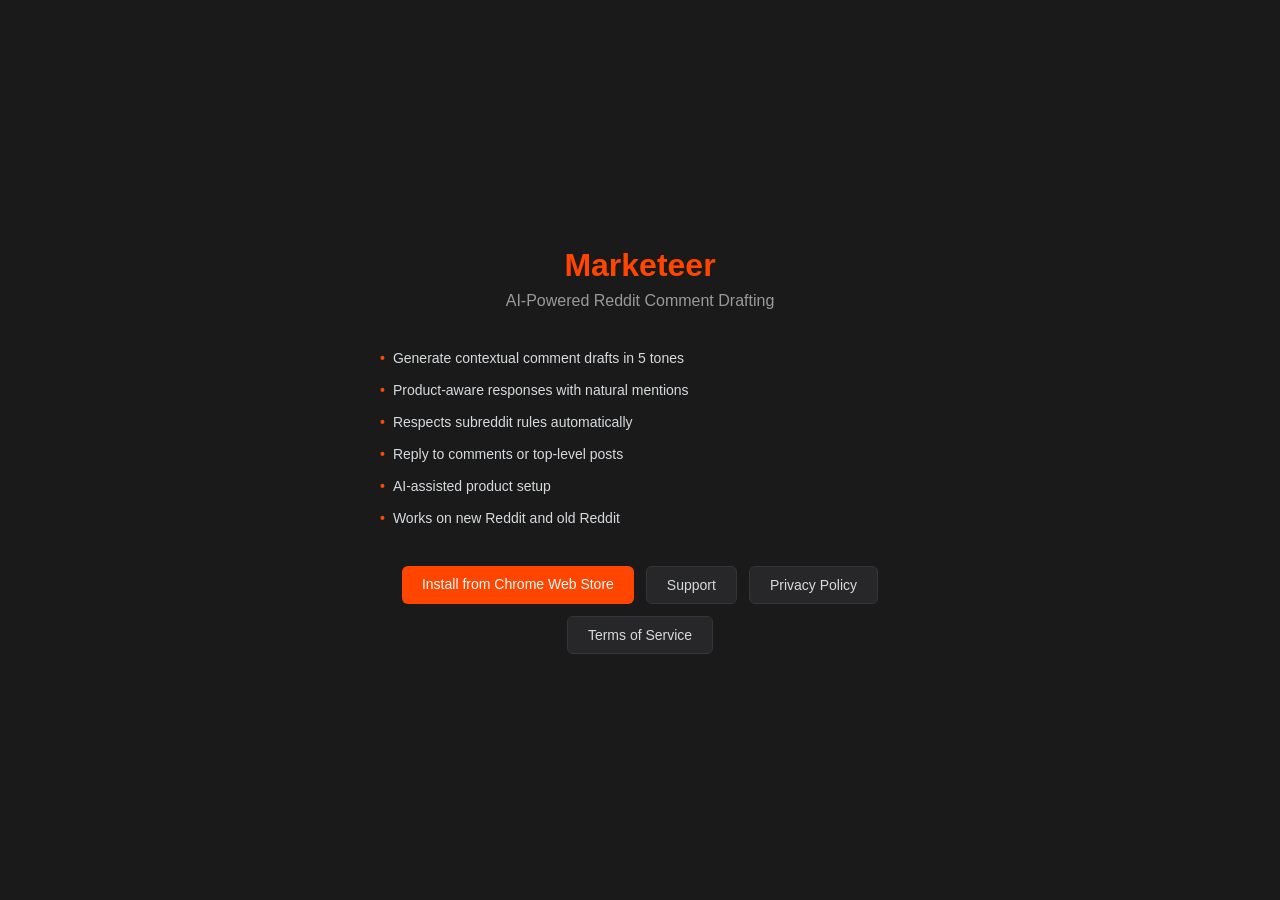
<file: index.html>
<!DOCTYPE html>
<html lang="en">
<head>
  <meta charset="UTF-8">
  <meta name="viewport" content="width=device-width, initial-scale=1.0">
  <title>Marketeer — AI-Powered Reddit Comment Drafting</title>
  <style>
    * { margin: 0; padding: 0; box-sizing: border-box; }
    body {
      font-family: -apple-system, BlinkMacSystemFont, 'Segoe UI', Roboto, sans-serif;
      background: #1a1a1b;
      color: #d7dadc;
      display: flex;
      justify-content: center;
      align-items: center;
      min-height: 100vh;
      padding: 24px;
    }
    .container {
      max-width: 520px;
      text-align: center;
    }
    h1 {
      font-size: 32px;
      color: #ff4500;
      margin-bottom: 8px;
    }
    .tagline {
      font-size: 16px;
      color: #9a9a9a;
      margin-bottom: 32px;
    }
    .features {
      text-align: left;
      margin-bottom: 32px;
    }
    .features li {
      list-style: none;
      padding: 8px 0;
      font-size: 14px;
      color: #d7dadc;
    }
    .features li::before {
      content: "\2022";
      color: #ff4500;
      font-weight: bold;
      margin-right: 8px;
    }
    .links {
      display: flex;
      flex-wrap: wrap;
      justify-content: center;
      gap: 12px;
    }
    .links a {
      display: inline-block;
      padding: 10px 20px;
      border-radius: 6px;
      text-decoration: none;
      font-size: 14px;
      font-weight: 500;
    }
    .btn-primary {
      background: #ff4500;
      color: #fff;
    }
    .btn-primary:hover { background: #cc3700; }
    .btn-secondary {
      background: #272729;
      color: #d7dadc;
      border: 1px solid #343536;
    }
    .btn-secondary:hover { background: #343536; }
  </style>
</head>
<body>
  <div class="container">
    <h1>Marketeer</h1>
    <p class="tagline">AI-Powered Reddit Comment Drafting</p>
    <ul class="features">
      <li>Generate contextual comment drafts in 5 tones</li>
      <li>Product-aware responses with natural mentions</li>
      <li>Respects subreddit rules automatically</li>
      <li>Reply to comments or top-level posts</li>
      <li>AI-assisted product setup</li>
      <li>Works on new Reddit and old Reddit</li>
    </ul>
    <div class="links">
      <a class="btn-primary" href="https://chromewebstore.google.com/detail/marketeer/kmjagkblgiammdhaejiojajiibmlmcbl">Install from Chrome Web Store</a>
      <a class="btn-secondary" href="docs/support.html">Support</a>
      <a class="btn-secondary" href="docs/privacy-policy.html">Privacy Policy</a>
      <a class="btn-secondary" href="docs/terms-of-service.html">Terms of Service</a>
    </div>
  </div>
</body>
</html>
</file>
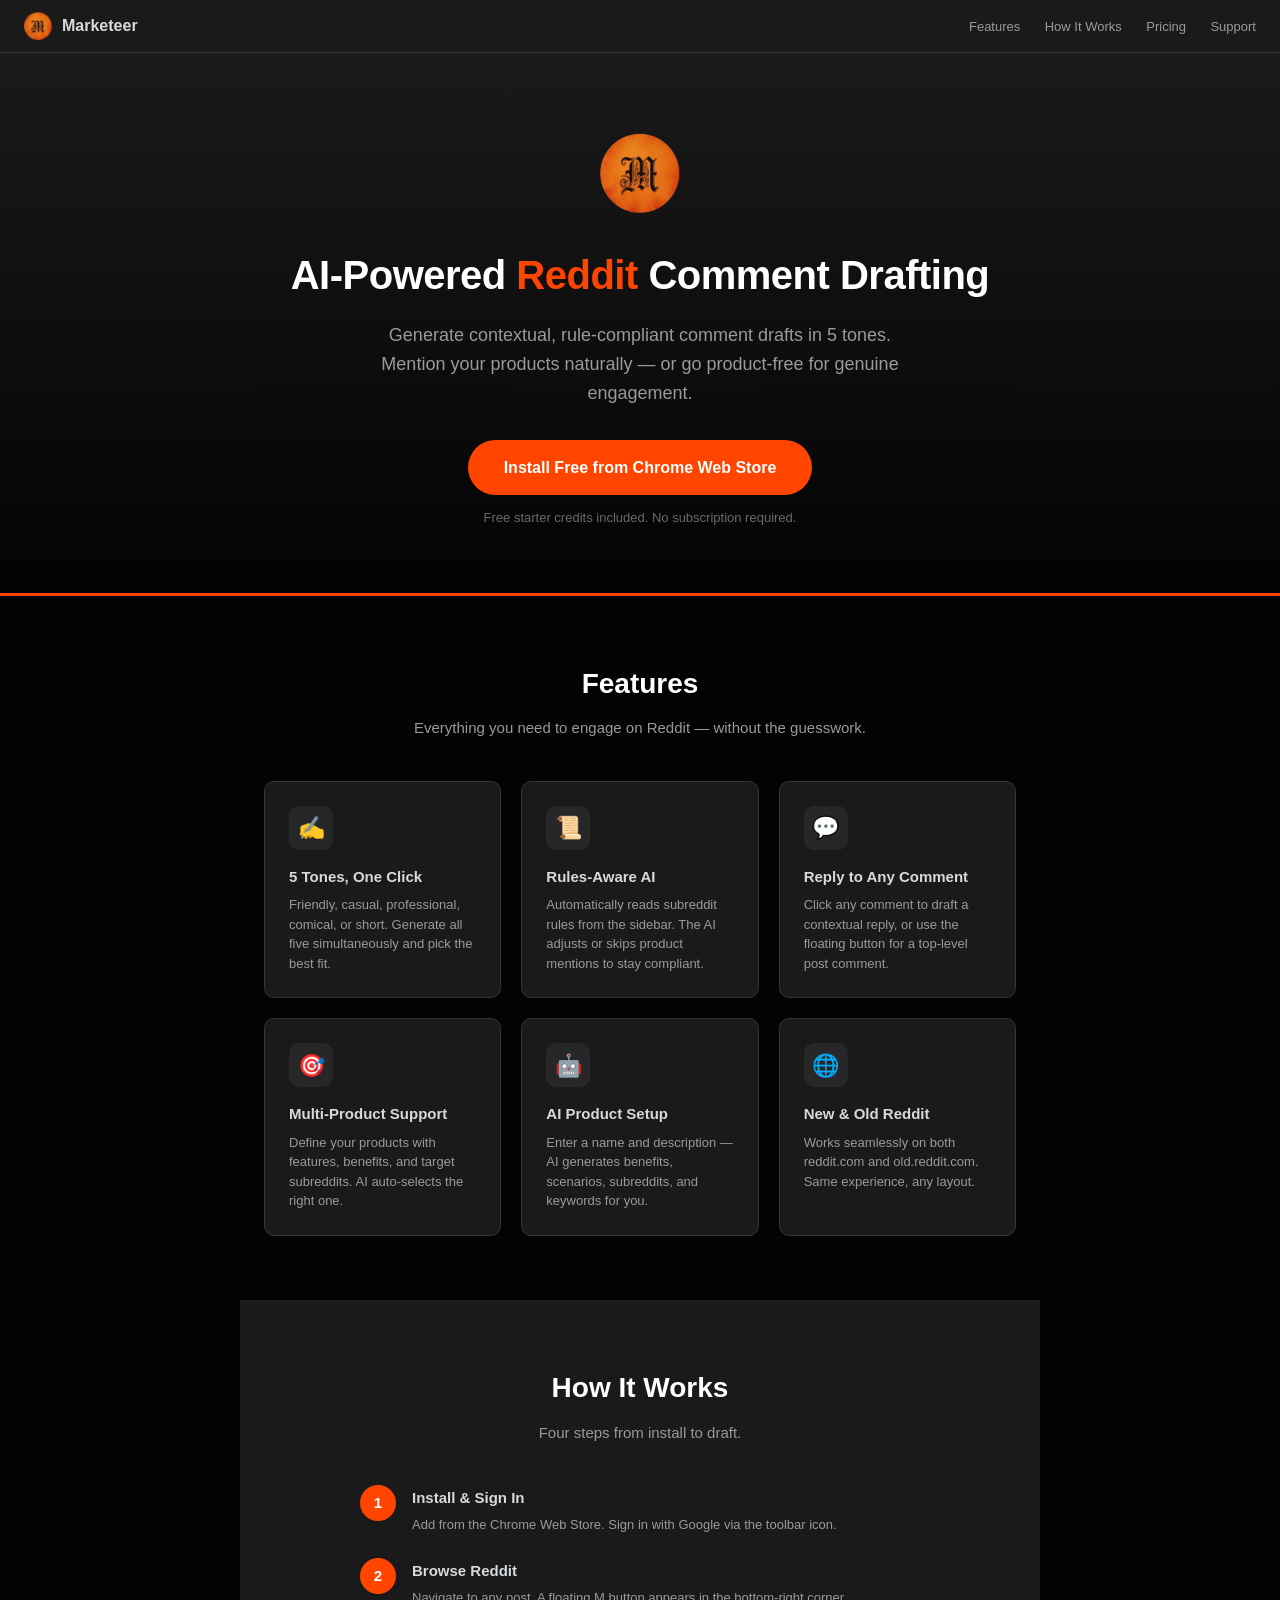
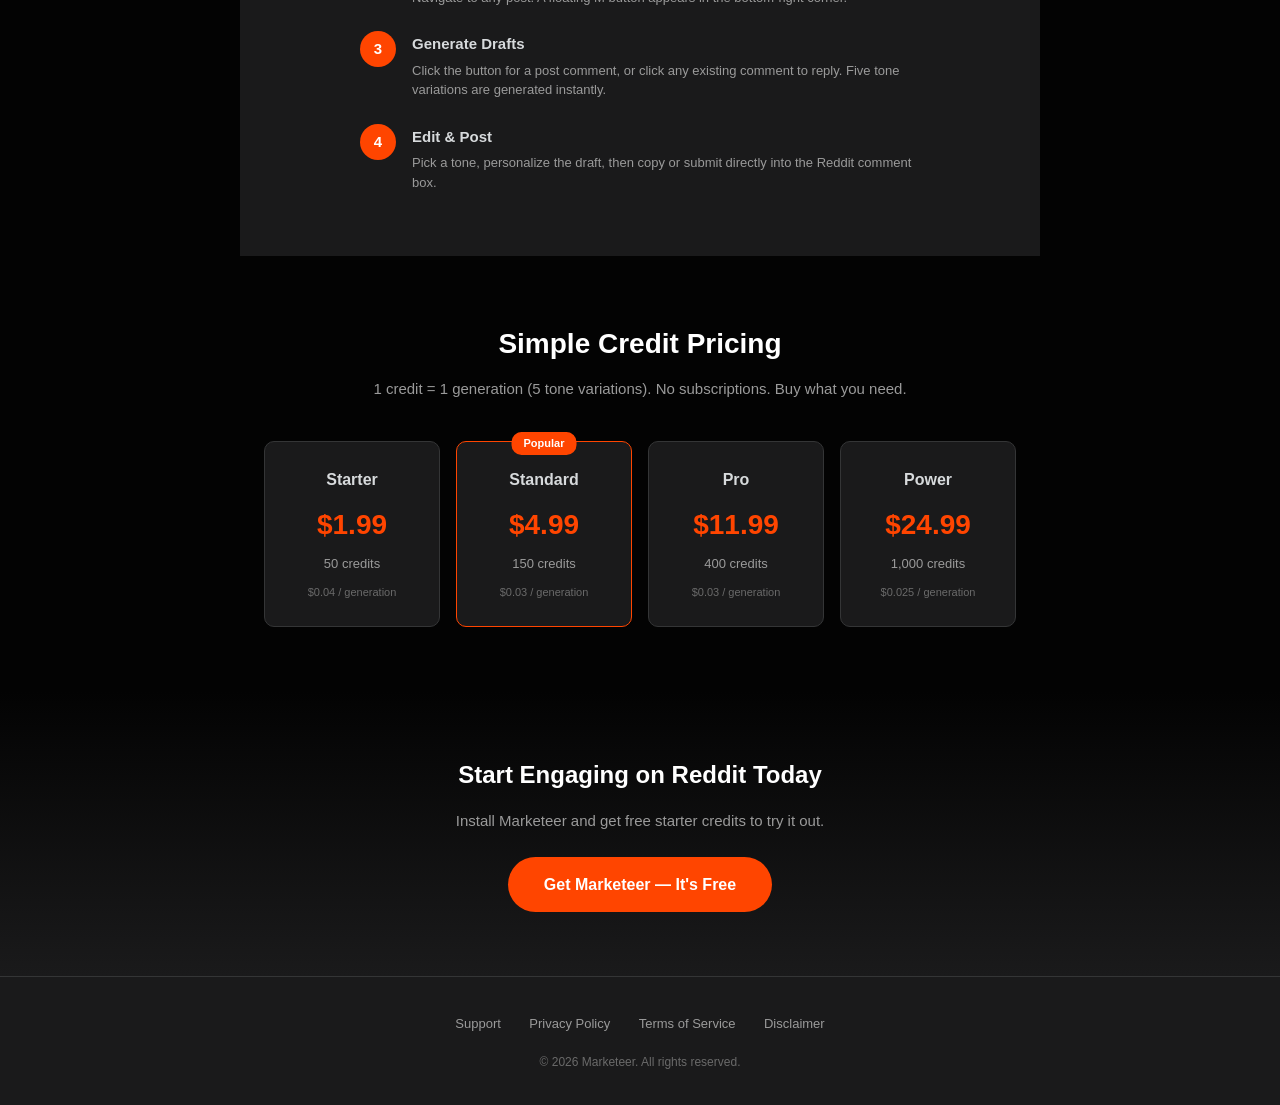
<file: docs/index.html>
<!DOCTYPE html>
<html lang="en">
<head>
  <meta charset="UTF-8">
  <meta name="viewport" content="width=device-width, initial-scale=1.0">
  <title>Marketeer — AI-Powered Reddit Comment Drafting</title>
  <meta name="google-site-verification" content="PBmeR5V8AaK-06n5wgIKFKAa0OpSN-wk8wDNmKsswrE">
  <meta name="description" content="Generate contextual Reddit comment drafts in 5 tones. Marketeer is a Chrome extension that reads subreddit rules, respects community guidelines, and helps you engage authentically.">
  <link rel="canonical" href="https://smythmyke.github.io/RedditOutreach/">
  <meta name="theme-color" content="#ff4500">
  <link rel="icon" type="image/png" sizes="128x128" href="icon128.png">
  <link rel="icon" type="image/png" sizes="48x48" href="icon128.png">

  <!-- Open Graph -->
  <meta property="og:type" content="website">
  <meta property="og:title" content="Marketeer — AI-Powered Reddit Comment Drafting">
  <meta property="og:description" content="Generate contextual Reddit comment drafts in 5 tones. Rules-aware, multi-product, works on new and old Reddit.">
  <meta property="og:url" content="https://smythmyke.github.io/RedditOutreach/">
  <meta property="og:image" content="https://smythmyke.github.io/RedditOutreach/icon128.png">

  <!-- Twitter Card -->
  <meta name="twitter:card" content="summary">
  <meta name="twitter:title" content="Marketeer — AI-Powered Reddit Comment Drafting">
  <meta name="twitter:description" content="Generate contextual Reddit comment drafts in 5 tones. Rules-aware, multi-product, works on new and old Reddit.">
  <meta name="twitter:image" content="https://smythmyke.github.io/RedditOutreach/icon128.png">

  <!-- JSON-LD -->
  <script type="application/ld+json">
  {
    "@context": "https://schema.org",
    "@type": "SoftwareApplication",
    "name": "Marketeer",
    "applicationCategory": "BrowserApplication",
    "operatingSystem": "Chrome",
    "description": "AI-powered Reddit comment drafting Chrome extension. Generate contextual responses in 5 tones while respecting subreddit rules.",
    "url": "https://smythmyke.github.io/RedditOutreach/",
    "offers": {
      "@type": "Offer",
      "price": "0",
      "priceCurrency": "USD",
      "description": "Free to install with starter credits. Credit packs from $1.99."
    }
  }
  </script>

  <style>
    * { margin: 0; padding: 0; box-sizing: border-box; }
    body {
      font-family: -apple-system, BlinkMacSystemFont, 'Segoe UI', Roboto, sans-serif;
      background: #030303;
      color: #d7dadc;
      line-height: 1.7;
    }
    a { color: #ff4500; text-decoration: none; }

    /* Nav */
    .topnav {
      background: #1a1a1b;
      border-bottom: 1px solid #343536;
      padding: 12px 24px;
      display: flex;
      align-items: center;
      justify-content: space-between;
      position: sticky;
      top: 0;
      z-index: 10;
    }
    .topnav-brand {
      display: flex;
      align-items: center;
      gap: 10px;
      font-weight: 700;
      font-size: 16px;
      color: #d7dadc;
    }
    .topnav-brand img { width: 28px; height: 28px; }
    .topnav-links a {
      color: #9a9a9a;
      font-size: 13px;
      margin-left: 20px;
      transition: color 0.15s;
    }
    .topnav-links a:hover { color: #ff4500; }

    /* Hero */
    .hero {
      text-align: center;
      padding: 80px 24px 64px;
      background: linear-gradient(180deg, #1a1a1b 0%, #030303 100%);
      border-bottom: 3px solid #ff4500;
    }
    .hero-logo { width: 80px; height: 80px; margin-bottom: 20px; }
    .hero h1 {
      font-size: 40px;
      color: #ffffff;
      margin-bottom: 12px;
      letter-spacing: -0.5px;
    }
    .hero h1 span { color: #ff4500; }
    .hero .subtitle {
      font-size: 18px;
      color: #9a9a9a;
      max-width: 520px;
      margin: 0 auto 32px;
      line-height: 1.6;
    }
    .hero-cta {
      display: inline-block;
      background: #ff4500;
      color: #fff;
      padding: 14px 36px;
      border-radius: 28px;
      font-size: 16px;
      font-weight: 600;
      transition: background 0.2s;
    }
    .hero-cta:hover { background: #cc3700; color: #fff; }
    .hero-note {
      margin-top: 12px;
      font-size: 13px;
      color: #6a6a6a;
    }

    /* Section */
    .section {
      max-width: 800px;
      margin: 0 auto;
      padding: 64px 24px;
    }
    .section-title {
      text-align: center;
      font-size: 28px;
      color: #ffffff;
      margin-bottom: 8px;
    }
    .section-sub {
      text-align: center;
      font-size: 15px;
      color: #9a9a9a;
      margin-bottom: 40px;
    }

    /* Features Grid */
    .features-grid {
      display: grid;
      grid-template-columns: repeat(auto-fit, minmax(220px, 1fr));
      gap: 20px;
    }
    .feature-card {
      background: #1a1a1b;
      border: 1px solid #343536;
      border-radius: 10px;
      padding: 24px;
      transition: border-color 0.2s;
    }
    .feature-card:hover { border-color: #ff4500; }
    .feature-icon {
      width: 44px;
      height: 44px;
      background: #272729;
      border-radius: 10px;
      display: flex;
      align-items: center;
      justify-content: center;
      font-size: 22px;
      margin-bottom: 14px;
    }
    .feature-card h3 {
      font-size: 15px;
      color: #d7dadc;
      margin-bottom: 6px;
    }
    .feature-card p {
      font-size: 13px;
      color: #9a9a9a;
      line-height: 1.5;
    }

    /* How It Works */
    .steps {
      display: flex;
      flex-direction: column;
      gap: 24px;
      max-width: 560px;
      margin: 0 auto;
    }
    .step {
      display: flex;
      gap: 16px;
      align-items: flex-start;
    }
    .step-num {
      min-width: 36px;
      height: 36px;
      background: #ff4500;
      color: #fff;
      border-radius: 50%;
      display: flex;
      align-items: center;
      justify-content: center;
      font-weight: 700;
      font-size: 15px;
    }
    .step-content h3 {
      font-size: 15px;
      color: #d7dadc;
      margin-bottom: 4px;
    }
    .step-content p {
      font-size: 13px;
      color: #9a9a9a;
      line-height: 1.5;
    }

    /* Pricing */
    .pricing-grid {
      display: grid;
      grid-template-columns: repeat(auto-fit, minmax(160px, 1fr));
      gap: 16px;
    }
    .price-card {
      background: #1a1a1b;
      border: 1px solid #343536;
      border-radius: 10px;
      padding: 24px 20px;
      text-align: center;
      transition: border-color 0.2s;
    }
    .price-card:hover { border-color: #ff4500; }
    .price-card.popular {
      border-color: #ff4500;
      position: relative;
    }
    .price-card.popular::before {
      content: 'Popular';
      position: absolute;
      top: -10px;
      left: 50%;
      transform: translateX(-50%);
      background: #ff4500;
      color: #fff;
      font-size: 11px;
      font-weight: 600;
      padding: 2px 12px;
      border-radius: 10px;
    }
    .price-card h3 {
      font-size: 16px;
      color: #d7dadc;
      margin-bottom: 8px;
    }
    .price-amount {
      font-size: 28px;
      font-weight: 700;
      color: #ff4500;
    }
    .price-credits {
      font-size: 13px;
      color: #9a9a9a;
      margin-top: 4px;
    }
    .price-per {
      font-size: 11px;
      color: #6a6a6a;
      margin-top: 8px;
    }

    /* CTA Banner */
    .cta-banner {
      text-align: center;
      padding: 64px 24px;
      background: linear-gradient(180deg, #030303 0%, #1a1a1b 100%);
    }
    .cta-banner h2 {
      font-size: 24px;
      color: #ffffff;
      margin-bottom: 12px;
    }
    .cta-banner p {
      font-size: 15px;
      color: #9a9a9a;
      margin-bottom: 24px;
    }

    /* Footer */
    footer {
      background: #1a1a1b;
      border-top: 1px solid #343536;
      padding: 32px 24px;
      text-align: center;
    }
    .footer-links {
      margin-bottom: 16px;
    }
    .footer-links a {
      color: #9a9a9a;
      font-size: 13px;
      margin: 0 12px;
      transition: color 0.15s;
    }
    .footer-links a:hover { color: #ff4500; }
    .footer-copy {
      font-size: 12px;
      color: #6a6a6a;
    }

    /* Responsive */
    @media (max-width: 600px) {
      .hero h1 { font-size: 28px; }
      .hero { padding: 48px 20px 40px; }
      .section { padding: 40px 20px; }
      .topnav-links { display: none; }
    }
  </style>
</head>
<body>

  <!-- Top Nav -->
  <nav class="topnav">
    <div class="topnav-brand">
      <img src="icon128.png" alt="Marketeer">
      <span>Marketeer</span>
    </div>
    <div class="topnav-links">
      <a href="#features">Features</a>
      <a href="#how-it-works">How It Works</a>
      <a href="#pricing">Pricing</a>
      <a href="support.html">Support</a>
    </div>
  </nav>

  <!-- Hero -->
  <section class="hero">
    <img class="hero-logo" src="icon128.png" alt="Marketeer">
    <h1>AI-Powered <span>Reddit</span> Comment Drafting</h1>
    <p class="subtitle">Generate contextual, rule-compliant comment drafts in 5 tones. Mention your products naturally — or go product-free for genuine engagement.</p>
    <a class="hero-cta" href="https://chromewebstore.google.com/detail/eipifhbdaempeaeohmcfnldmiciofbib?utm_source=item-share-cb">Install Free from Chrome Web Store</a>
    <p class="hero-note">Free starter credits included. No subscription required.</p>
  </section>

  <!-- Features -->
  <section class="section" id="features">
    <h2 class="section-title">Features</h2>
    <p class="section-sub">Everything you need to engage on Reddit — without the guesswork.</p>
    <div class="features-grid">
      <div class="feature-card">
        <div class="feature-icon">&#9997;</div>
        <h3>5 Tones, One Click</h3>
        <p>Friendly, casual, professional, comical, or short. Generate all five simultaneously and pick the best fit.</p>
      </div>
      <div class="feature-card">
        <div class="feature-icon">&#128220;</div>
        <h3>Rules-Aware AI</h3>
        <p>Automatically reads subreddit rules from the sidebar. The AI adjusts or skips product mentions to stay compliant.</p>
      </div>
      <div class="feature-card">
        <div class="feature-icon">&#128172;</div>
        <h3>Reply to Any Comment</h3>
        <p>Click any comment to draft a contextual reply, or use the floating button for a top-level post comment.</p>
      </div>
      <div class="feature-card">
        <div class="feature-icon">&#127919;</div>
        <h3>Multi-Product Support</h3>
        <p>Define your products with features, benefits, and target subreddits. AI auto-selects the right one.</p>
      </div>
      <div class="feature-card">
        <div class="feature-icon">&#129302;</div>
        <h3>AI Product Setup</h3>
        <p>Enter a name and description — AI generates benefits, scenarios, subreddits, and keywords for you.</p>
      </div>
      <div class="feature-card">
        <div class="feature-icon">&#127760;</div>
        <h3>New &amp; Old Reddit</h3>
        <p>Works seamlessly on both reddit.com and old.reddit.com. Same experience, any layout.</p>
      </div>
    </div>
  </section>

  <!-- How It Works -->
  <section class="section" id="how-it-works" style="background:#1a1a1b;border-radius:0;">
    <h2 class="section-title">How It Works</h2>
    <p class="section-sub">Four steps from install to draft.</p>
    <div class="steps">
      <div class="step">
        <div class="step-num">1</div>
        <div class="step-content">
          <h3>Install &amp; Sign In</h3>
          <p>Add from the Chrome Web Store. Sign in with Google via the toolbar icon.</p>
        </div>
      </div>
      <div class="step">
        <div class="step-num">2</div>
        <div class="step-content">
          <h3>Browse Reddit</h3>
          <p>Navigate to any post. A floating M button appears in the bottom-right corner.</p>
        </div>
      </div>
      <div class="step">
        <div class="step-num">3</div>
        <div class="step-content">
          <h3>Generate Drafts</h3>
          <p>Click the button for a post comment, or click any existing comment to reply. Five tone variations are generated instantly.</p>
        </div>
      </div>
      <div class="step">
        <div class="step-num">4</div>
        <div class="step-content">
          <h3>Edit &amp; Post</h3>
          <p>Pick a tone, personalize the draft, then copy or submit directly into the Reddit comment box.</p>
        </div>
      </div>
    </div>
  </section>

  <!-- Pricing -->
  <section class="section" id="pricing">
    <h2 class="section-title">Simple Credit Pricing</h2>
    <p class="section-sub">1 credit = 1 generation (5 tone variations). No subscriptions. Buy what you need.</p>
    <div class="pricing-grid">
      <div class="price-card">
        <h3>Starter</h3>
        <div class="price-amount">$1.99</div>
        <div class="price-credits">50 credits</div>
        <div class="price-per">$0.04 / generation</div>
      </div>
      <div class="price-card popular">
        <h3>Standard</h3>
        <div class="price-amount">$4.99</div>
        <div class="price-credits">150 credits</div>
        <div class="price-per">$0.03 / generation</div>
      </div>
      <div class="price-card">
        <h3>Pro</h3>
        <div class="price-amount">$11.99</div>
        <div class="price-credits">400 credits</div>
        <div class="price-per">$0.03 / generation</div>
      </div>
      <div class="price-card">
        <h3>Power</h3>
        <div class="price-amount">$24.99</div>
        <div class="price-credits">1,000 credits</div>
        <div class="price-per">$0.025 / generation</div>
      </div>
    </div>
  </section>

  <!-- CTA Banner -->
  <section class="cta-banner">
    <h2>Start Engaging on Reddit Today</h2>
    <p>Install Marketeer and get free starter credits to try it out.</p>
    <a class="hero-cta" href="https://chromewebstore.google.com/detail/eipifhbdaempeaeohmcfnldmiciofbib?utm_source=item-share-cb">Get Marketeer — It's Free</a>
  </section>

  <!-- Footer -->
  <footer>
    <div class="footer-links">
      <a href="support.html">Support</a>
      <a href="privacy-policy.html">Privacy Policy</a>
      <a href="terms-of-service.html">Terms of Service</a>
      <a href="disclaimer.html">Disclaimer</a>
    </div>
    <div class="footer-copy">&copy; 2026 Marketeer. All rights reserved.</div>
  </footer>

</body>
</html>
</file>
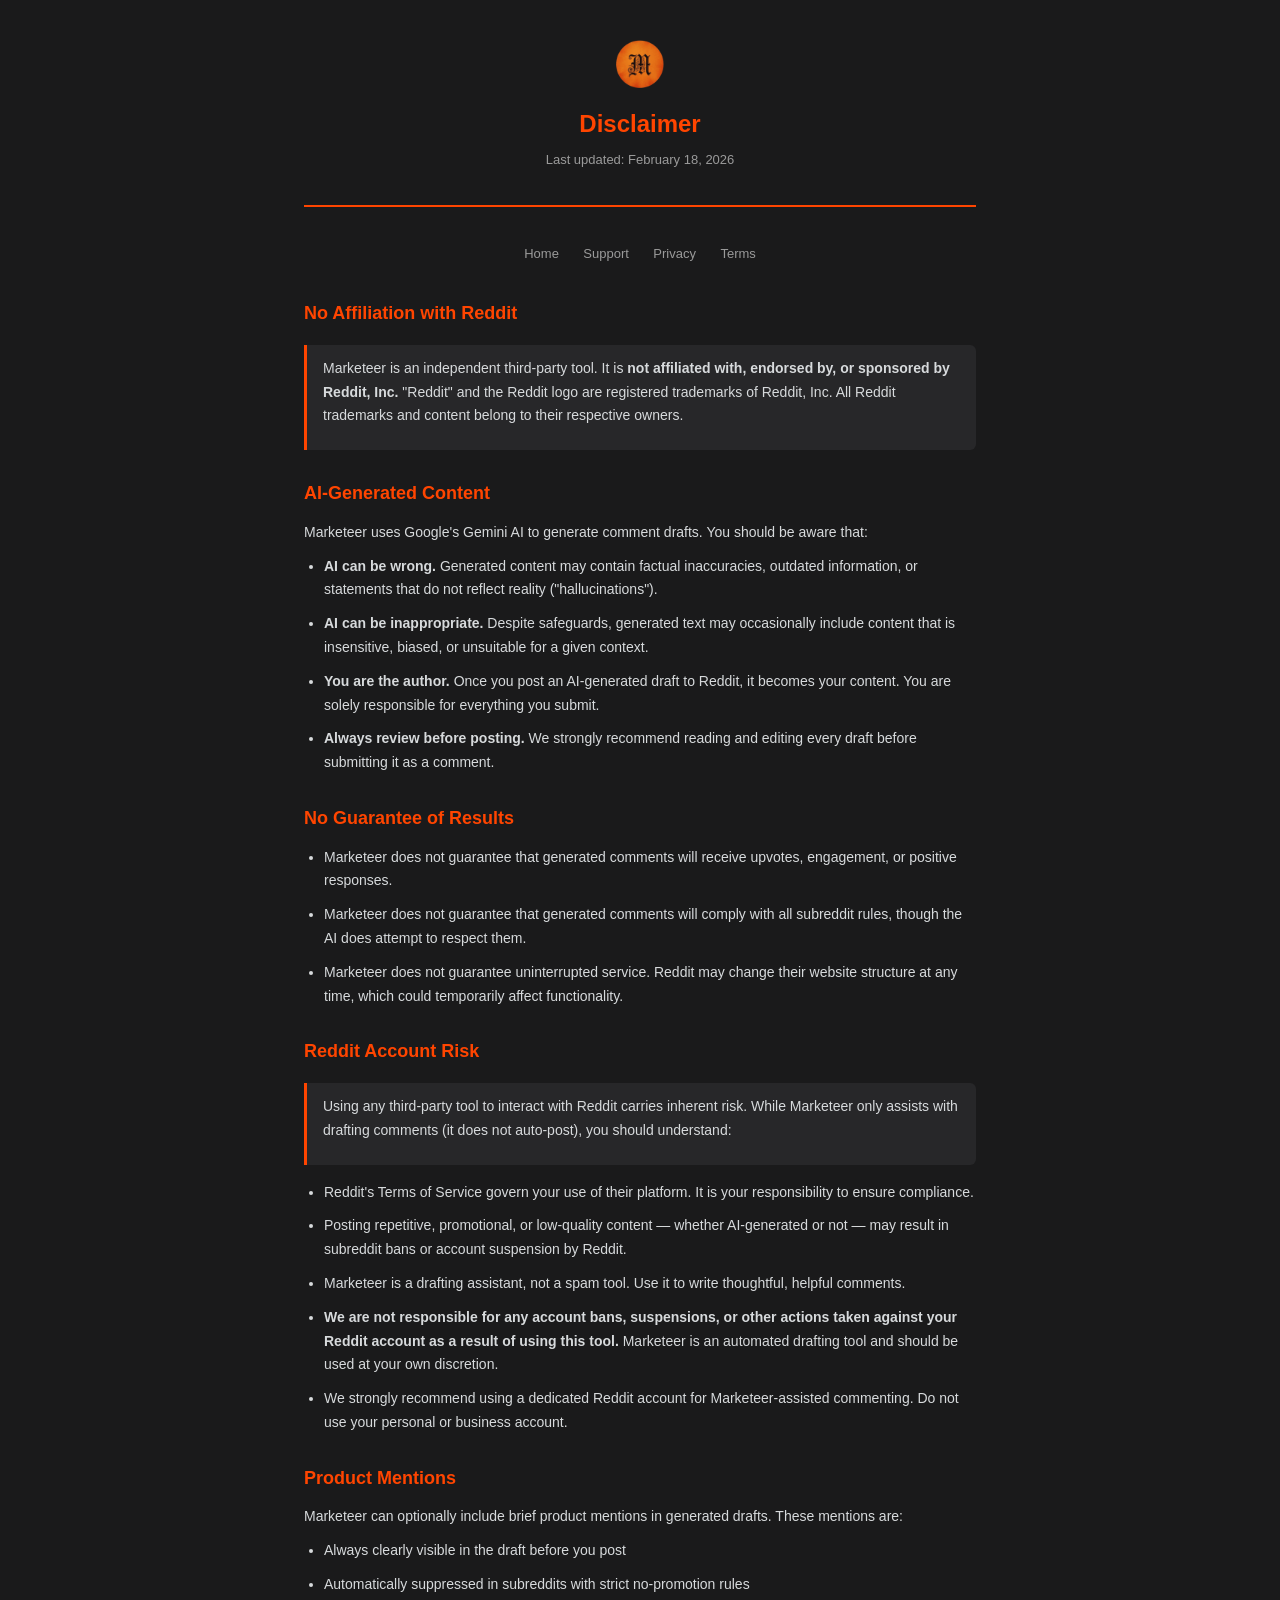
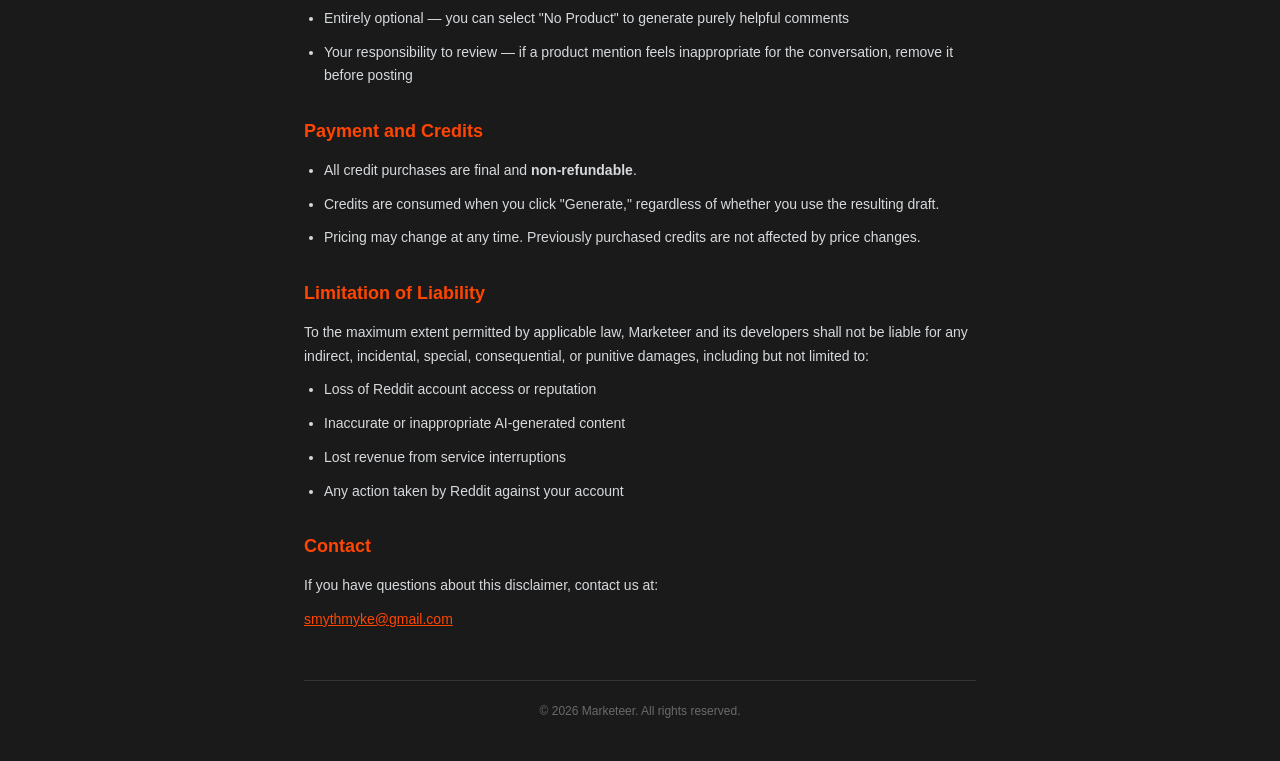
<file: docs/disclaimer.html>
<!DOCTYPE html>
<html lang="en">
<head>
  <meta charset="UTF-8">
  <meta name="viewport" content="width=device-width, initial-scale=1.0">
  <title>Disclaimer - Marketeer</title>
  <meta name="description" content="Marketeer disclaimer. Not affiliated with Reddit. AI-generated content may contain inaccuracies. Users are responsible for all posted content.">
  <link rel="canonical" href="https://smythmyke.github.io/RedditOutreach/disclaimer.html">
  <meta name="theme-color" content="#ff4500">
  <link rel="icon" type="image/png" href="icon128.png">
  <meta property="og:type" content="website">
  <meta property="og:title" content="Disclaimer - Marketeer">
  <meta property="og:description" content="Marketeer is not affiliated with Reddit. AI content disclaimers and limitation of liability.">
  <meta property="og:url" content="https://smythmyke.github.io/RedditOutreach/disclaimer.html">
  <meta property="og:image" content="https://smythmyke.github.io/RedditOutreach/icon128.png">
  <meta name="twitter:card" content="summary">
  <meta name="twitter:title" content="Disclaimer - Marketeer">
  <meta name="twitter:description" content="Marketeer is not affiliated with Reddit. AI content disclaimers and limitation of liability.">
  <meta name="twitter:image" content="https://smythmyke.github.io/RedditOutreach/icon128.png">
  <style>
    * { margin: 0; padding: 0; box-sizing: border-box; }
    body {
      font-family: -apple-system, BlinkMacSystemFont, 'Segoe UI', Roboto, sans-serif;
      background: #1a1a1b;
      color: #d7dadc;
      line-height: 1.7;
    }
    .page-wrap { max-width: 720px; margin: 0 auto; padding: 40px 24px; }
    header { text-align: center; padding-bottom: 24px; margin-bottom: 32px; border-bottom: 2px solid #ff4500; }
    .logo { width: 48px; height: 48px; margin-bottom: 8px; }
    header h1 { font-size: 24px; color: #ff4500; margin-bottom: 4px; }
    .subtitle { font-size: 13px; color: #9a9a9a; }
    nav { text-align: center; margin-bottom: 32px; }
    nav a { color: #9a9a9a; text-decoration: none; font-size: 13px; margin: 0 10px; transition: color 0.15s; }
    nav a:hover { color: #ff4500; }
    h2 { color: #ff4500; font-size: 18px; margin-top: 28px; margin-bottom: 12px; }
    p, li { margin-bottom: 10px; font-size: 14px; }
    ul { padding-left: 20px; }
    a { color: #ff4500; }
    .highlight {
      background: #272729;
      border-left: 3px solid #ff4500;
      padding: 12px 16px;
      margin: 16px 0;
      border-radius: 0 6px 6px 0;
    }
    footer {
      margin-top: 48px;
      padding-top: 20px;
      border-top: 1px solid #343536;
      color: #6a6a6a;
      font-size: 12px;
      text-align: center;
    }
  </style>
</head>
<body>
  <div class="page-wrap">
    <header>
      <a href="index.html"><img class="logo" src="icon128.png" alt="Marketeer"></a>
      <h1>Disclaimer</h1>
      <p class="subtitle">Last updated: February 18, 2026</p>
    </header>

    <nav>
      <a href="index.html">Home</a>
      <a href="support.html">Support</a>
      <a href="privacy-policy.html">Privacy</a>
      <a href="terms-of-service.html">Terms</a>
    </nav>

    <h2>No Affiliation with Reddit</h2>
    <div class="highlight">
      <p>Marketeer is an independent third-party tool. It is <strong>not affiliated with, endorsed by, or sponsored by Reddit, Inc.</strong> "Reddit" and the Reddit logo are registered trademarks of Reddit, Inc. All Reddit trademarks and content belong to their respective owners.</p>
    </div>

    <h2>AI-Generated Content</h2>
    <p>Marketeer uses Google's Gemini AI to generate comment drafts. You should be aware that:</p>
    <ul>
      <li><strong>AI can be wrong.</strong> Generated content may contain factual inaccuracies, outdated information, or statements that do not reflect reality ("hallucinations").</li>
      <li><strong>AI can be inappropriate.</strong> Despite safeguards, generated text may occasionally include content that is insensitive, biased, or unsuitable for a given context.</li>
      <li><strong>You are the author.</strong> Once you post an AI-generated draft to Reddit, it becomes your content. You are solely responsible for everything you submit.</li>
      <li><strong>Always review before posting.</strong> We strongly recommend reading and editing every draft before submitting it as a comment.</li>
    </ul>

    <h2>No Guarantee of Results</h2>
    <ul>
      <li>Marketeer does not guarantee that generated comments will receive upvotes, engagement, or positive responses.</li>
      <li>Marketeer does not guarantee that generated comments will comply with all subreddit rules, though the AI does attempt to respect them.</li>
      <li>Marketeer does not guarantee uninterrupted service. Reddit may change their website structure at any time, which could temporarily affect functionality.</li>
    </ul>

    <h2>Reddit Account Risk</h2>
    <div class="highlight">
      <p>Using any third-party tool to interact with Reddit carries inherent risk. While Marketeer only assists with drafting comments (it does not auto-post), you should understand:</p>
    </div>
    <ul>
      <li>Reddit's Terms of Service govern your use of their platform. It is your responsibility to ensure compliance.</li>
      <li>Posting repetitive, promotional, or low-quality content — whether AI-generated or not — may result in subreddit bans or account suspension by Reddit.</li>
      <li>Marketeer is a drafting assistant, not a spam tool. Use it to write thoughtful, helpful comments.</li>
      <li><strong>We are not responsible for any account bans, suspensions, or other actions taken against your Reddit account as a result of using this tool.</strong> Marketeer is an automated drafting tool and should be used at your own discretion.</li>
      <li>We strongly recommend using a dedicated Reddit account for Marketeer-assisted commenting. Do not use your personal or business account.</li>
    </ul>

    <h2>Product Mentions</h2>
    <p>Marketeer can optionally include brief product mentions in generated drafts. These mentions are:</p>
    <ul>
      <li>Always clearly visible in the draft before you post</li>
      <li>Automatically suppressed in subreddits with strict no-promotion rules</li>
      <li>Entirely optional — you can select "No Product" to generate purely helpful comments</li>
      <li>Your responsibility to review — if a product mention feels inappropriate for the conversation, remove it before posting</li>
    </ul>

    <h2>Payment and Credits</h2>
    <ul>
      <li>All credit purchases are final and <strong>non-refundable</strong>.</li>
      <li>Credits are consumed when you click "Generate," regardless of whether you use the resulting draft.</li>
      <li>Pricing may change at any time. Previously purchased credits are not affected by price changes.</li>
    </ul>

    <h2>Limitation of Liability</h2>
    <p>To the maximum extent permitted by applicable law, Marketeer and its developers shall not be liable for any indirect, incidental, special, consequential, or punitive damages, including but not limited to:</p>
    <ul>
      <li>Loss of Reddit account access or reputation</li>
      <li>Inaccurate or inappropriate AI-generated content</li>
      <li>Lost revenue from service interruptions</li>
      <li>Any action taken by Reddit against your account</li>
    </ul>

    <h2>Contact</h2>
    <p>If you have questions about this disclaimer, contact us at:</p>
    <p><a href="mailto:smythmyke@gmail.com">smythmyke@gmail.com</a></p>

    <footer>&copy; 2026 Marketeer. All rights reserved.</footer>
  </div>
</body>
</html>
</file>
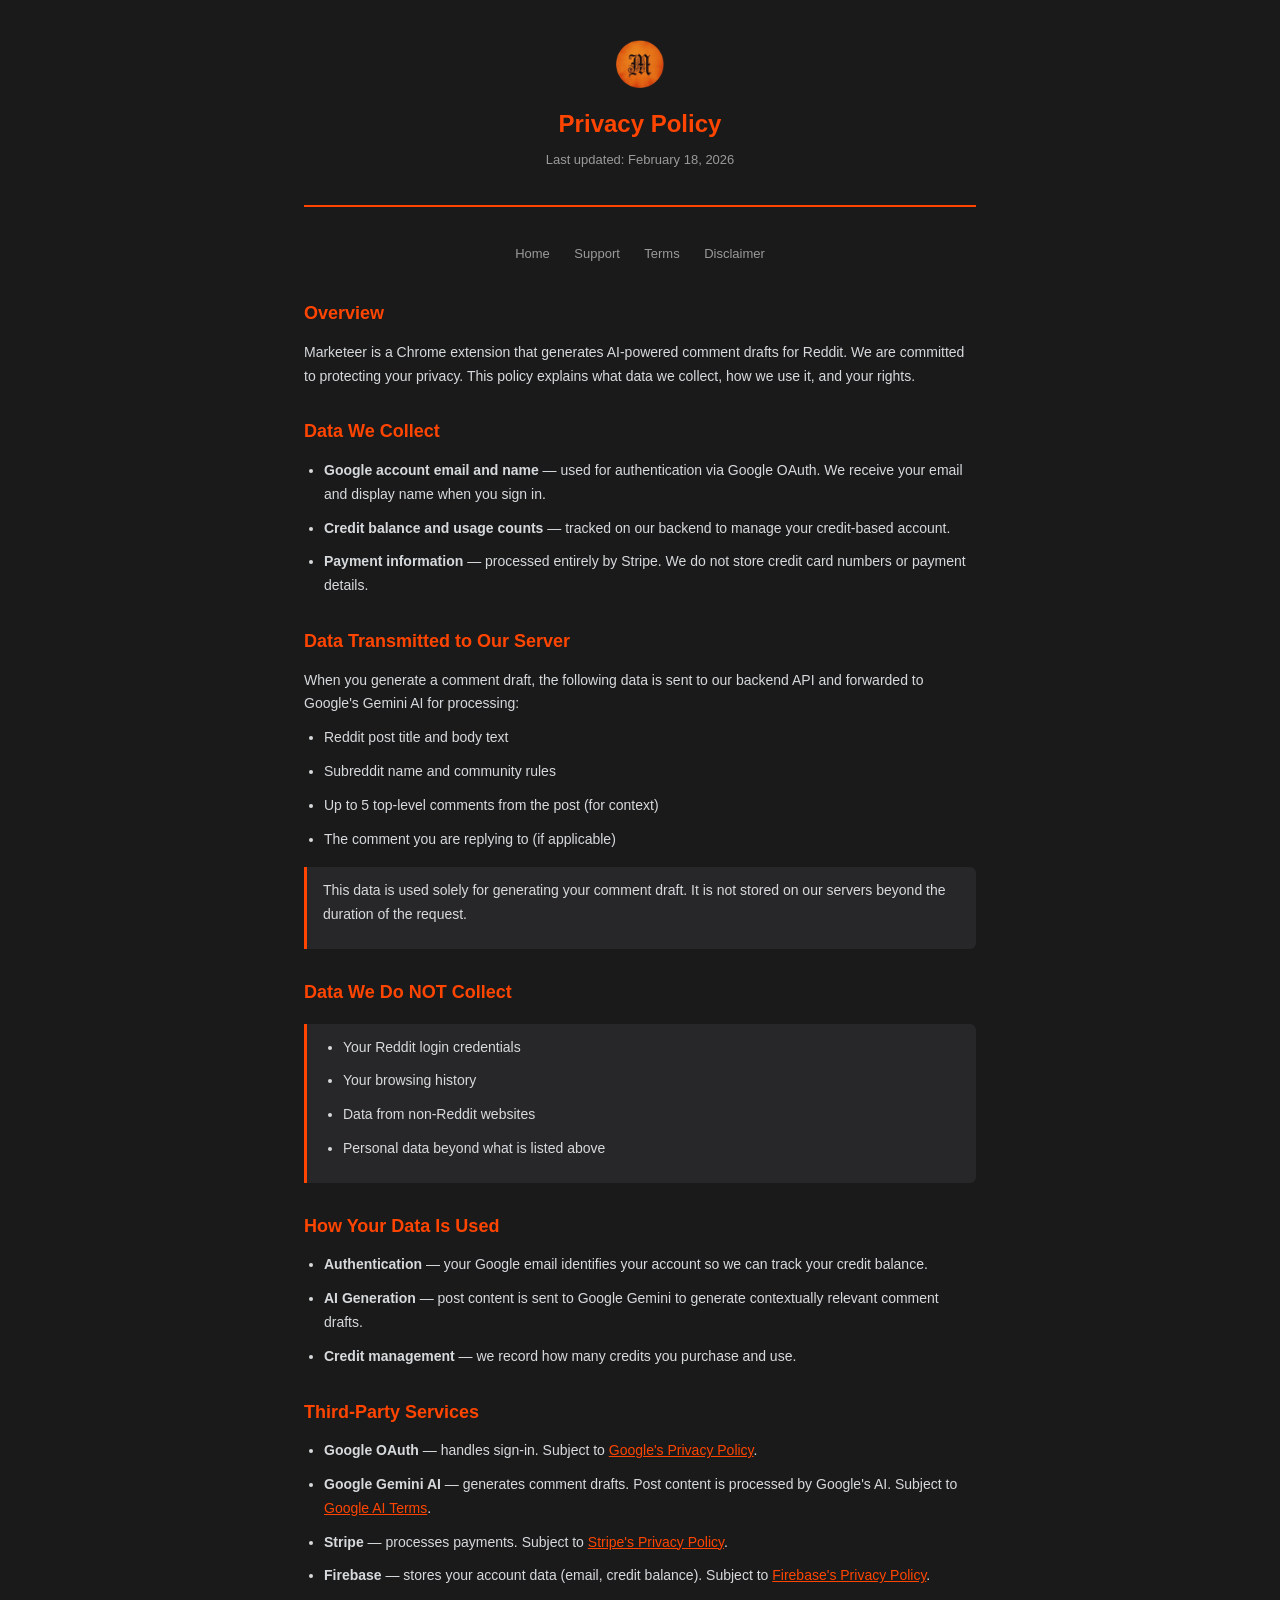
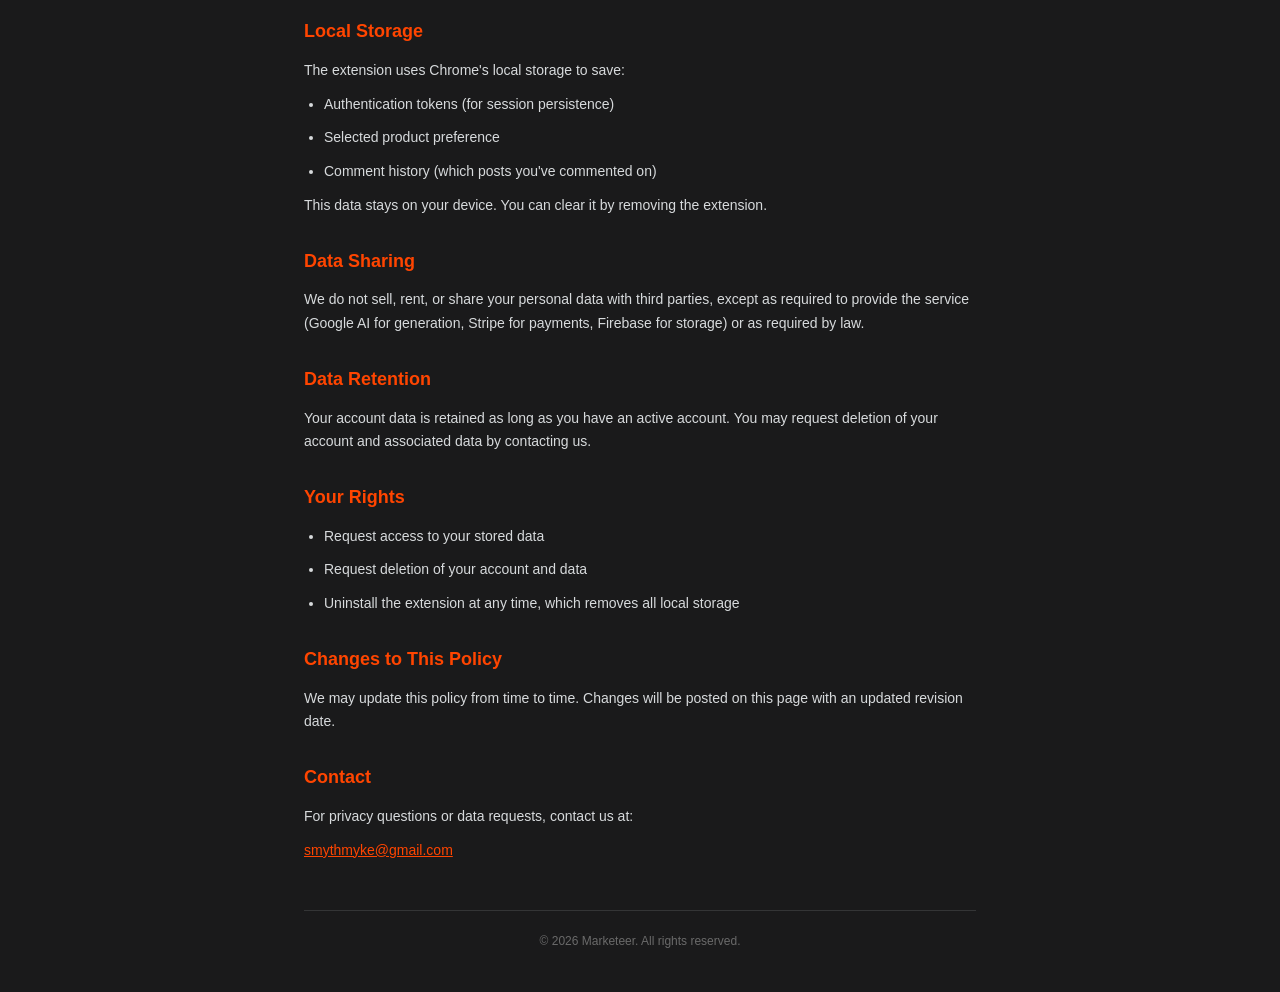
<file: docs/privacy-policy.html>
<!DOCTYPE html>
<html lang="en">
<head>
  <meta charset="UTF-8">
  <meta name="viewport" content="width=device-width, initial-scale=1.0">
  <title>Privacy Policy - Marketeer</title>
  <meta name="description" content="Marketeer privacy policy. Learn what data we collect, how we use it, and your rights. We only process Reddit post content for AI generation — nothing is stored.">
  <link rel="canonical" href="https://smythmyke.github.io/RedditOutreach/privacy-policy.html">
  <meta name="theme-color" content="#ff4500">
  <link rel="icon" type="image/png" href="icon128.png">
  <meta property="og:type" content="website">
  <meta property="og:title" content="Privacy Policy - Marketeer">
  <meta property="og:description" content="Learn what data Marketeer collects, how we use it, and your rights.">
  <meta property="og:url" content="https://smythmyke.github.io/RedditOutreach/privacy-policy.html">
  <meta property="og:image" content="https://smythmyke.github.io/RedditOutreach/icon128.png">
  <meta name="twitter:card" content="summary">
  <meta name="twitter:title" content="Privacy Policy - Marketeer">
  <meta name="twitter:description" content="Learn what data Marketeer collects, how we use it, and your rights.">
  <meta name="twitter:image" content="https://smythmyke.github.io/RedditOutreach/icon128.png">
  <style>
    * { margin: 0; padding: 0; box-sizing: border-box; }
    body {
      font-family: -apple-system, BlinkMacSystemFont, 'Segoe UI', Roboto, sans-serif;
      background: #1a1a1b;
      color: #d7dadc;
      line-height: 1.7;
    }
    .page-wrap { max-width: 720px; margin: 0 auto; padding: 40px 24px; }
    header { text-align: center; padding-bottom: 24px; margin-bottom: 32px; border-bottom: 2px solid #ff4500; }
    .logo { width: 48px; height: 48px; margin-bottom: 8px; }
    header h1 { font-size: 24px; color: #ff4500; margin-bottom: 4px; }
    .subtitle { font-size: 13px; color: #9a9a9a; }
    nav { text-align: center; margin-bottom: 32px; }
    nav a { color: #9a9a9a; text-decoration: none; font-size: 13px; margin: 0 10px; transition: color 0.15s; }
    nav a:hover { color: #ff4500; }
    h2 { color: #ff4500; font-size: 18px; margin-top: 28px; margin-bottom: 12px; }
    p, li { margin-bottom: 10px; font-size: 14px; }
    ul { padding-left: 20px; }
    a { color: #ff4500; }
    .highlight {
      background: #272729;
      border-left: 3px solid #ff4500;
      padding: 12px 16px;
      margin: 16px 0;
      border-radius: 0 6px 6px 0;
    }
    footer {
      margin-top: 48px;
      padding-top: 20px;
      border-top: 1px solid #343536;
      color: #6a6a6a;
      font-size: 12px;
      text-align: center;
    }
  </style>
</head>
<body>
  <div class="page-wrap">
    <header>
      <a href="index.html"><img class="logo" src="icon128.png" alt="Marketeer"></a>
      <h1>Privacy Policy</h1>
      <p class="subtitle">Last updated: February 18, 2026</p>
    </header>

    <nav>
      <a href="index.html">Home</a>
      <a href="support.html">Support</a>
      <a href="terms-of-service.html">Terms</a>
      <a href="disclaimer.html">Disclaimer</a>
    </nav>

    <h2>Overview</h2>
    <p>Marketeer is a Chrome extension that generates AI-powered comment drafts for Reddit. We are committed to protecting your privacy. This policy explains what data we collect, how we use it, and your rights.</p>

    <h2>Data We Collect</h2>
    <ul>
      <li><strong>Google account email and name</strong> — used for authentication via Google OAuth. We receive your email and display name when you sign in.</li>
      <li><strong>Credit balance and usage counts</strong> — tracked on our backend to manage your credit-based account.</li>
      <li><strong>Payment information</strong> — processed entirely by Stripe. We do not store credit card numbers or payment details.</li>
    </ul>

    <h2>Data Transmitted to Our Server</h2>
    <p>When you generate a comment draft, the following data is sent to our backend API and forwarded to Google's Gemini AI for processing:</p>
    <ul>
      <li>Reddit post title and body text</li>
      <li>Subreddit name and community rules</li>
      <li>Up to 5 top-level comments from the post (for context)</li>
      <li>The comment you are replying to (if applicable)</li>
    </ul>
    <div class="highlight">
      <p>This data is used solely for generating your comment draft. It is not stored on our servers beyond the duration of the request.</p>
    </div>

    <h2>Data We Do NOT Collect</h2>
    <div class="highlight">
      <ul>
        <li>Your Reddit login credentials</li>
        <li>Your browsing history</li>
        <li>Data from non-Reddit websites</li>
        <li>Personal data beyond what is listed above</li>
      </ul>
    </div>

    <h2>How Your Data Is Used</h2>
    <ul>
      <li><strong>Authentication</strong> — your Google email identifies your account so we can track your credit balance.</li>
      <li><strong>AI Generation</strong> — post content is sent to Google Gemini to generate contextually relevant comment drafts.</li>
      <li><strong>Credit management</strong> — we record how many credits you purchase and use.</li>
    </ul>

    <h2>Third-Party Services</h2>
    <ul>
      <li><strong>Google OAuth</strong> — handles sign-in. Subject to <a href="https://policies.google.com/privacy">Google's Privacy Policy</a>.</li>
      <li><strong>Google Gemini AI</strong> — generates comment drafts. Post content is processed by Google's AI. Subject to <a href="https://ai.google.dev/terms">Google AI Terms</a>.</li>
      <li><strong>Stripe</strong> — processes payments. Subject to <a href="https://stripe.com/privacy">Stripe's Privacy Policy</a>.</li>
      <li><strong>Firebase</strong> — stores your account data (email, credit balance). Subject to <a href="https://firebase.google.com/support/privacy">Firebase's Privacy Policy</a>.</li>
    </ul>

    <h2>Local Storage</h2>
    <p>The extension uses Chrome's local storage to save:</p>
    <ul>
      <li>Authentication tokens (for session persistence)</li>
      <li>Selected product preference</li>
      <li>Comment history (which posts you've commented on)</li>
    </ul>
    <p>This data stays on your device. You can clear it by removing the extension.</p>

    <h2>Data Sharing</h2>
    <p>We do not sell, rent, or share your personal data with third parties, except as required to provide the service (Google AI for generation, Stripe for payments, Firebase for storage) or as required by law.</p>

    <h2>Data Retention</h2>
    <p>Your account data is retained as long as you have an active account. You may request deletion of your account and associated data by contacting us.</p>

    <h2>Your Rights</h2>
    <ul>
      <li>Request access to your stored data</li>
      <li>Request deletion of your account and data</li>
      <li>Uninstall the extension at any time, which removes all local storage</li>
    </ul>

    <h2>Changes to This Policy</h2>
    <p>We may update this policy from time to time. Changes will be posted on this page with an updated revision date.</p>

    <h2>Contact</h2>
    <p>For privacy questions or data requests, contact us at:</p>
    <p><a href="mailto:smythmyke@gmail.com">smythmyke@gmail.com</a></p>

    <footer>&copy; 2026 Marketeer. All rights reserved.</footer>
  </div>
</body>
</html>
</file>
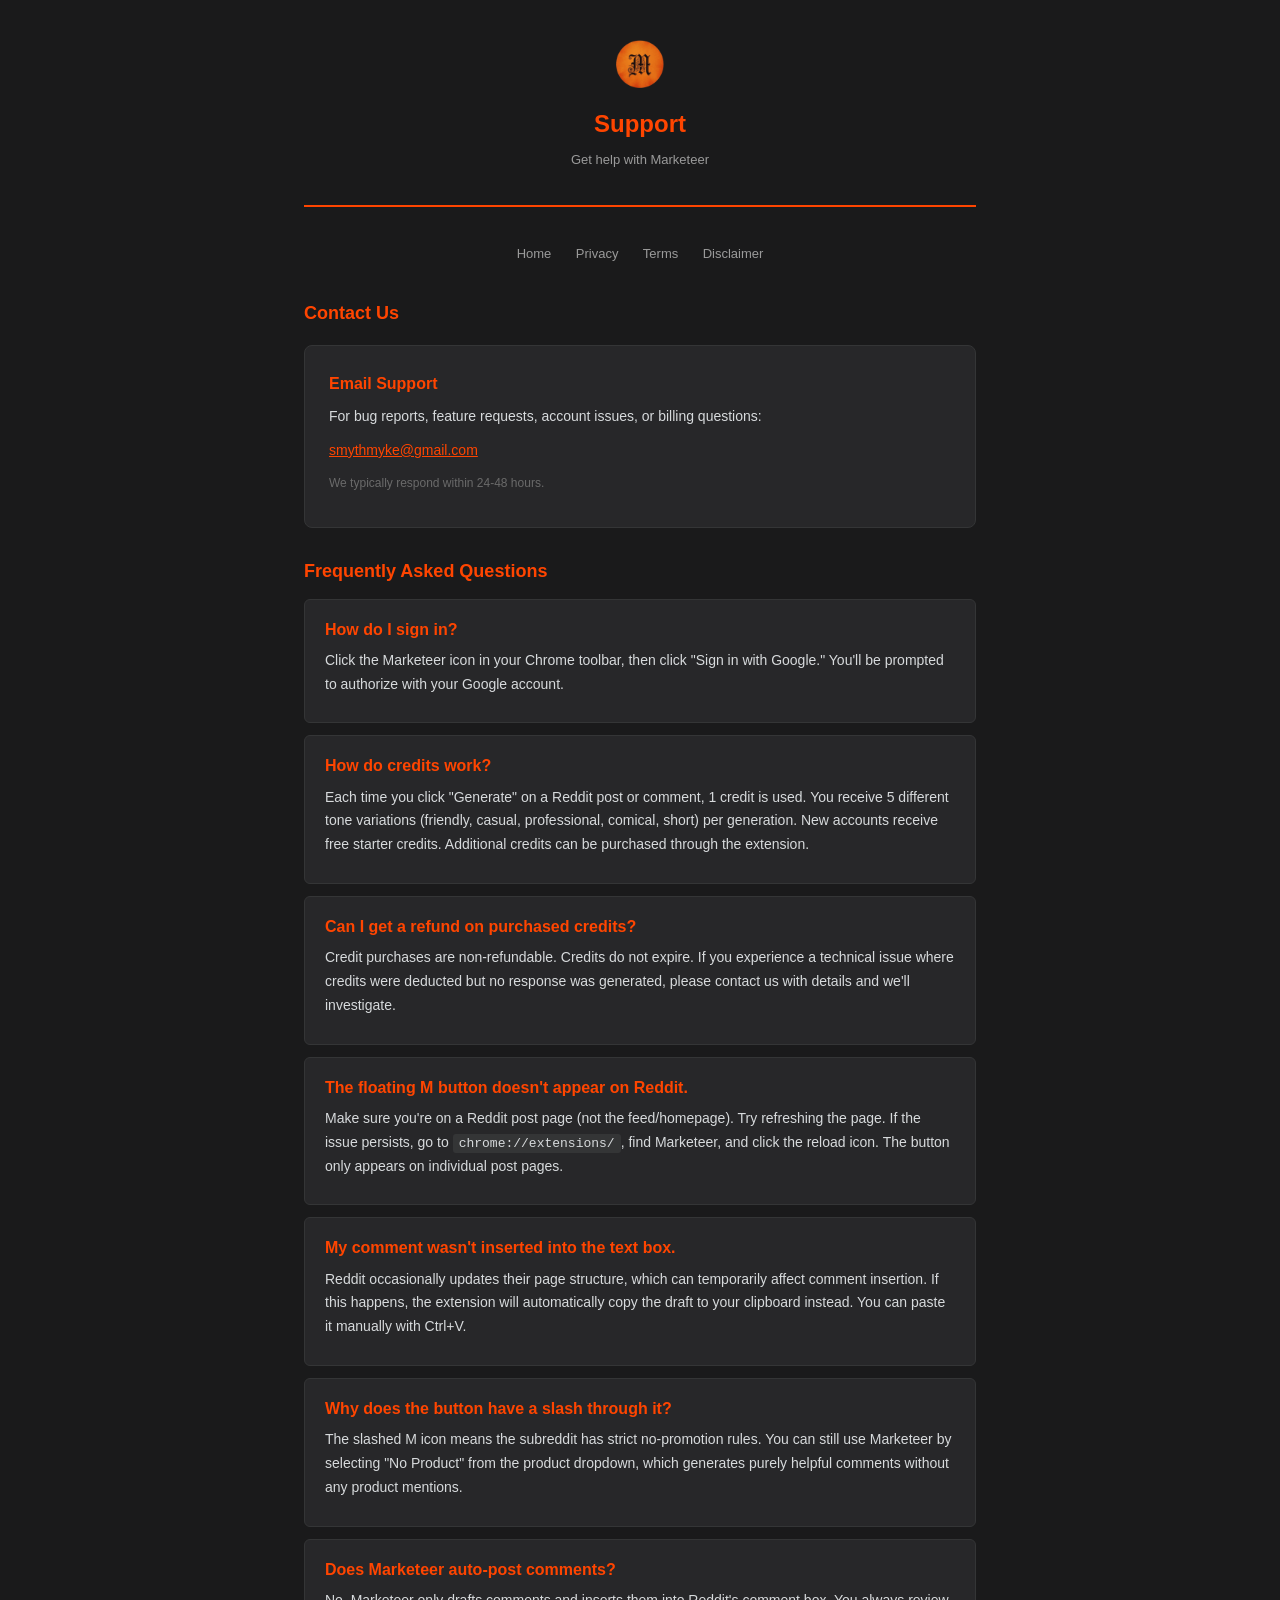
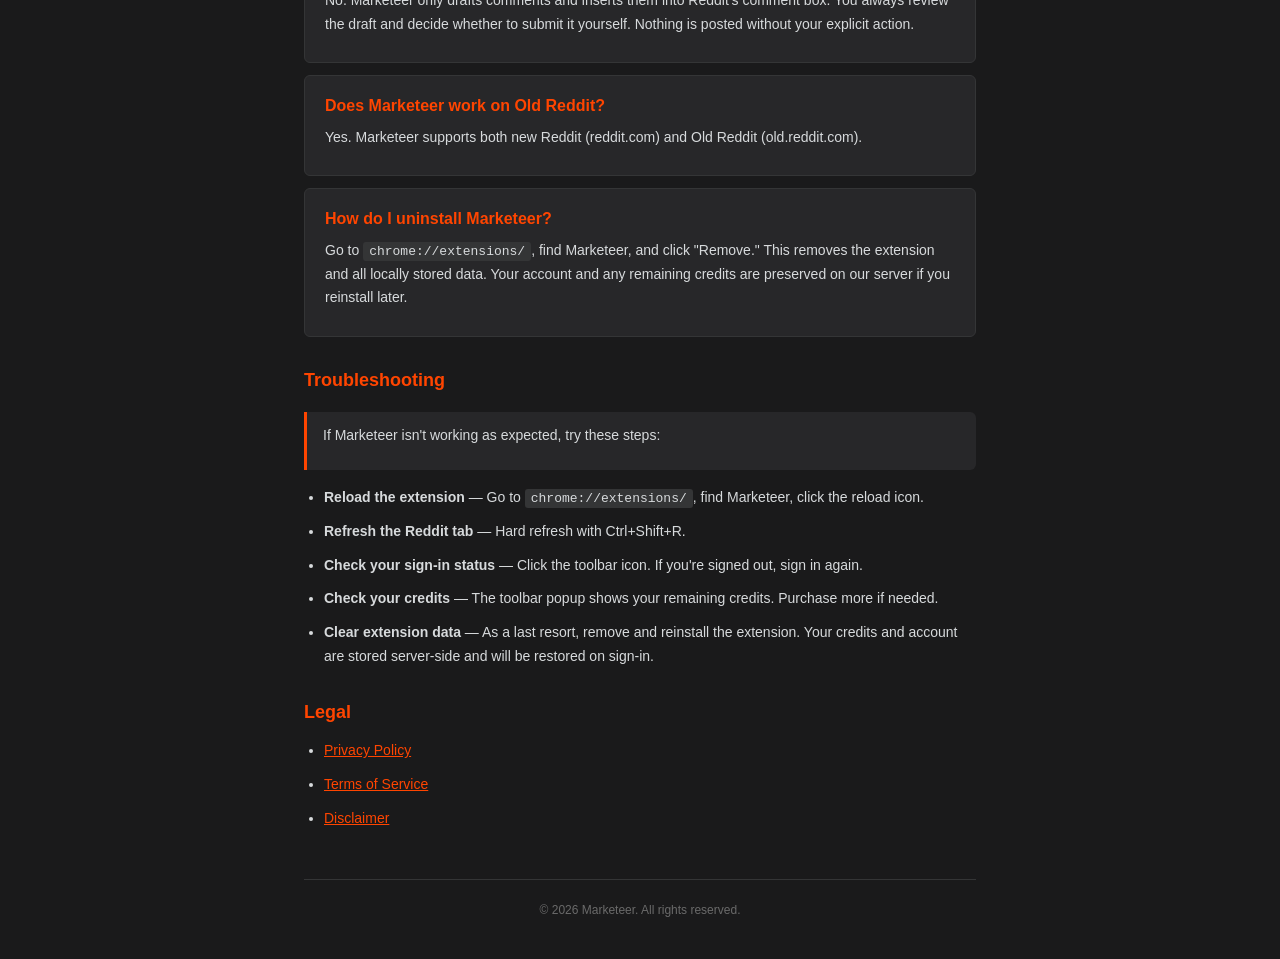
<file: docs/support.html>
<!DOCTYPE html>
<html lang="en">
<head>
  <meta charset="UTF-8">
  <meta name="viewport" content="width=device-width, initial-scale=1.0">
  <title>Support - Marketeer</title>
  <meta name="description" content="Get help with Marketeer. FAQ, troubleshooting, and contact information for the AI-powered Reddit comment drafting extension.">
  <link rel="canonical" href="https://smythmyke.github.io/RedditOutreach/support.html">
  <meta name="theme-color" content="#ff4500">
  <link rel="icon" type="image/png" href="icon128.png">
  <meta property="og:type" content="website">
  <meta property="og:title" content="Support - Marketeer">
  <meta property="og:description" content="Get help with Marketeer. FAQ, troubleshooting, and contact info.">
  <meta property="og:url" content="https://smythmyke.github.io/RedditOutreach/support.html">
  <meta property="og:image" content="https://smythmyke.github.io/RedditOutreach/icon128.png">
  <meta name="twitter:card" content="summary">
  <meta name="twitter:title" content="Support - Marketeer">
  <meta name="twitter:description" content="Get help with Marketeer. FAQ, troubleshooting, and contact info.">
  <meta name="twitter:image" content="https://smythmyke.github.io/RedditOutreach/icon128.png">
  <style>
    * { margin: 0; padding: 0; box-sizing: border-box; }
    body {
      font-family: -apple-system, BlinkMacSystemFont, 'Segoe UI', Roboto, sans-serif;
      background: #1a1a1b;
      color: #d7dadc;
      line-height: 1.7;
    }
    .page-wrap { max-width: 720px; margin: 0 auto; padding: 40px 24px; }
    header { text-align: center; padding-bottom: 24px; margin-bottom: 32px; border-bottom: 2px solid #ff4500; }
    .logo { width: 48px; height: 48px; margin-bottom: 8px; }
    header h1 { font-size: 24px; color: #ff4500; margin-bottom: 4px; }
    .subtitle { font-size: 13px; color: #9a9a9a; }
    nav { text-align: center; margin-bottom: 32px; }
    nav a { color: #9a9a9a; text-decoration: none; font-size: 13px; margin: 0 10px; transition: color 0.15s; }
    nav a:hover { color: #ff4500; }
    h2 { color: #ff4500; font-size: 18px; margin-top: 28px; margin-bottom: 12px; }
    p, li { margin-bottom: 10px; font-size: 14px; }
    ul { padding-left: 20px; }
    a { color: #ff4500; }
    .highlight {
      background: #272729;
      border-left: 3px solid #ff4500;
      padding: 12px 16px;
      margin: 16px 0;
      border-radius: 0 6px 6px 0;
    }
    .contact-card {
      background: #272729;
      border: 1px solid #343536;
      border-radius: 8px;
      padding: 24px;
      margin: 16px 0;
    }
    .contact-card h3 { font-size: 16px; margin-bottom: 8px; color: #ff4500; }
    .faq-item {
      background: #272729;
      border: 1px solid #343536;
      border-radius: 6px;
      padding: 16px 20px;
      margin-bottom: 12px;
    }
    .faq-item strong { display: block; margin-bottom: 6px; color: #ff4500; }
    code {
      background: #343536;
      padding: 2px 6px;
      border-radius: 3px;
      font-size: 13px;
    }
    footer {
      margin-top: 48px;
      padding-top: 20px;
      border-top: 1px solid #343536;
      color: #6a6a6a;
      font-size: 12px;
      text-align: center;
    }
  </style>
</head>
<body>
  <div class="page-wrap">
    <header>
      <a href="index.html"><img class="logo" src="icon128.png" alt="Marketeer"></a>
      <h1>Support</h1>
      <p class="subtitle">Get help with Marketeer</p>
    </header>

    <nav>
      <a href="index.html">Home</a>
      <a href="privacy-policy.html">Privacy</a>
      <a href="terms-of-service.html">Terms</a>
      <a href="disclaimer.html">Disclaimer</a>
    </nav>

    <h2>Contact Us</h2>
    <div class="contact-card">
      <h3>Email Support</h3>
      <p>For bug reports, feature requests, account issues, or billing questions:</p>
      <p><a href="mailto:smythmyke@gmail.com">smythmyke@gmail.com</a></p>
      <p style="font-size: 12px; color: #6a6a6a;">We typically respond within 24-48 hours.</p>
    </div>

    <h2>Frequently Asked Questions</h2>

    <div class="faq-item">
      <strong>How do I sign in?</strong>
      <p>Click the Marketeer icon in your Chrome toolbar, then click "Sign in with Google." You'll be prompted to authorize with your Google account.</p>
    </div>

    <div class="faq-item">
      <strong>How do credits work?</strong>
      <p>Each time you click "Generate" on a Reddit post or comment, 1 credit is used. You receive 5 different tone variations (friendly, casual, professional, comical, short) per generation. New accounts receive free starter credits. Additional credits can be purchased through the extension.</p>
    </div>

    <div class="faq-item">
      <strong>Can I get a refund on purchased credits?</strong>
      <p>Credit purchases are non-refundable. Credits do not expire. If you experience a technical issue where credits were deducted but no response was generated, please contact us with details and we'll investigate.</p>
    </div>

    <div class="faq-item">
      <strong>The floating M button doesn't appear on Reddit.</strong>
      <p>Make sure you're on a Reddit post page (not the feed/homepage). Try refreshing the page. If the issue persists, go to <code>chrome://extensions/</code>, find Marketeer, and click the reload icon. The button only appears on individual post pages.</p>
    </div>

    <div class="faq-item">
      <strong>My comment wasn't inserted into the text box.</strong>
      <p>Reddit occasionally updates their page structure, which can temporarily affect comment insertion. If this happens, the extension will automatically copy the draft to your clipboard instead. You can paste it manually with Ctrl+V.</p>
    </div>

    <div class="faq-item">
      <strong>Why does the button have a slash through it?</strong>
      <p>The slashed M icon means the subreddit has strict no-promotion rules. You can still use Marketeer by selecting "No Product" from the product dropdown, which generates purely helpful comments without any product mentions.</p>
    </div>

    <div class="faq-item">
      <strong>Does Marketeer auto-post comments?</strong>
      <p>No. Marketeer only drafts comments and inserts them into Reddit's comment box. You always review the draft and decide whether to submit it yourself. Nothing is posted without your explicit action.</p>
    </div>

    <div class="faq-item">
      <strong>Does Marketeer work on Old Reddit?</strong>
      <p>Yes. Marketeer supports both new Reddit (reddit.com) and Old Reddit (old.reddit.com).</p>
    </div>

    <div class="faq-item">
      <strong>How do I uninstall Marketeer?</strong>
      <p>Go to <code>chrome://extensions/</code>, find Marketeer, and click "Remove." This removes the extension and all locally stored data. Your account and any remaining credits are preserved on our server if you reinstall later.</p>
    </div>

    <h2>Troubleshooting</h2>
    <div class="highlight">
      <p>If Marketeer isn't working as expected, try these steps:</p>
    </div>
    <ul>
      <li><strong>Reload the extension</strong> — Go to <code>chrome://extensions/</code>, find Marketeer, click the reload icon.</li>
      <li><strong>Refresh the Reddit tab</strong> — Hard refresh with Ctrl+Shift+R.</li>
      <li><strong>Check your sign-in status</strong> — Click the toolbar icon. If you're signed out, sign in again.</li>
      <li><strong>Check your credits</strong> — The toolbar popup shows your remaining credits. Purchase more if needed.</li>
      <li><strong>Clear extension data</strong> — As a last resort, remove and reinstall the extension. Your credits and account are stored server-side and will be restored on sign-in.</li>
    </ul>

    <h2>Legal</h2>
    <ul>
      <li><a href="privacy-policy.html">Privacy Policy</a></li>
      <li><a href="terms-of-service.html">Terms of Service</a></li>
      <li><a href="disclaimer.html">Disclaimer</a></li>
    </ul>

    <footer>&copy; 2026 Marketeer. All rights reserved.</footer>
  </div>
</body>
</html>
</file>
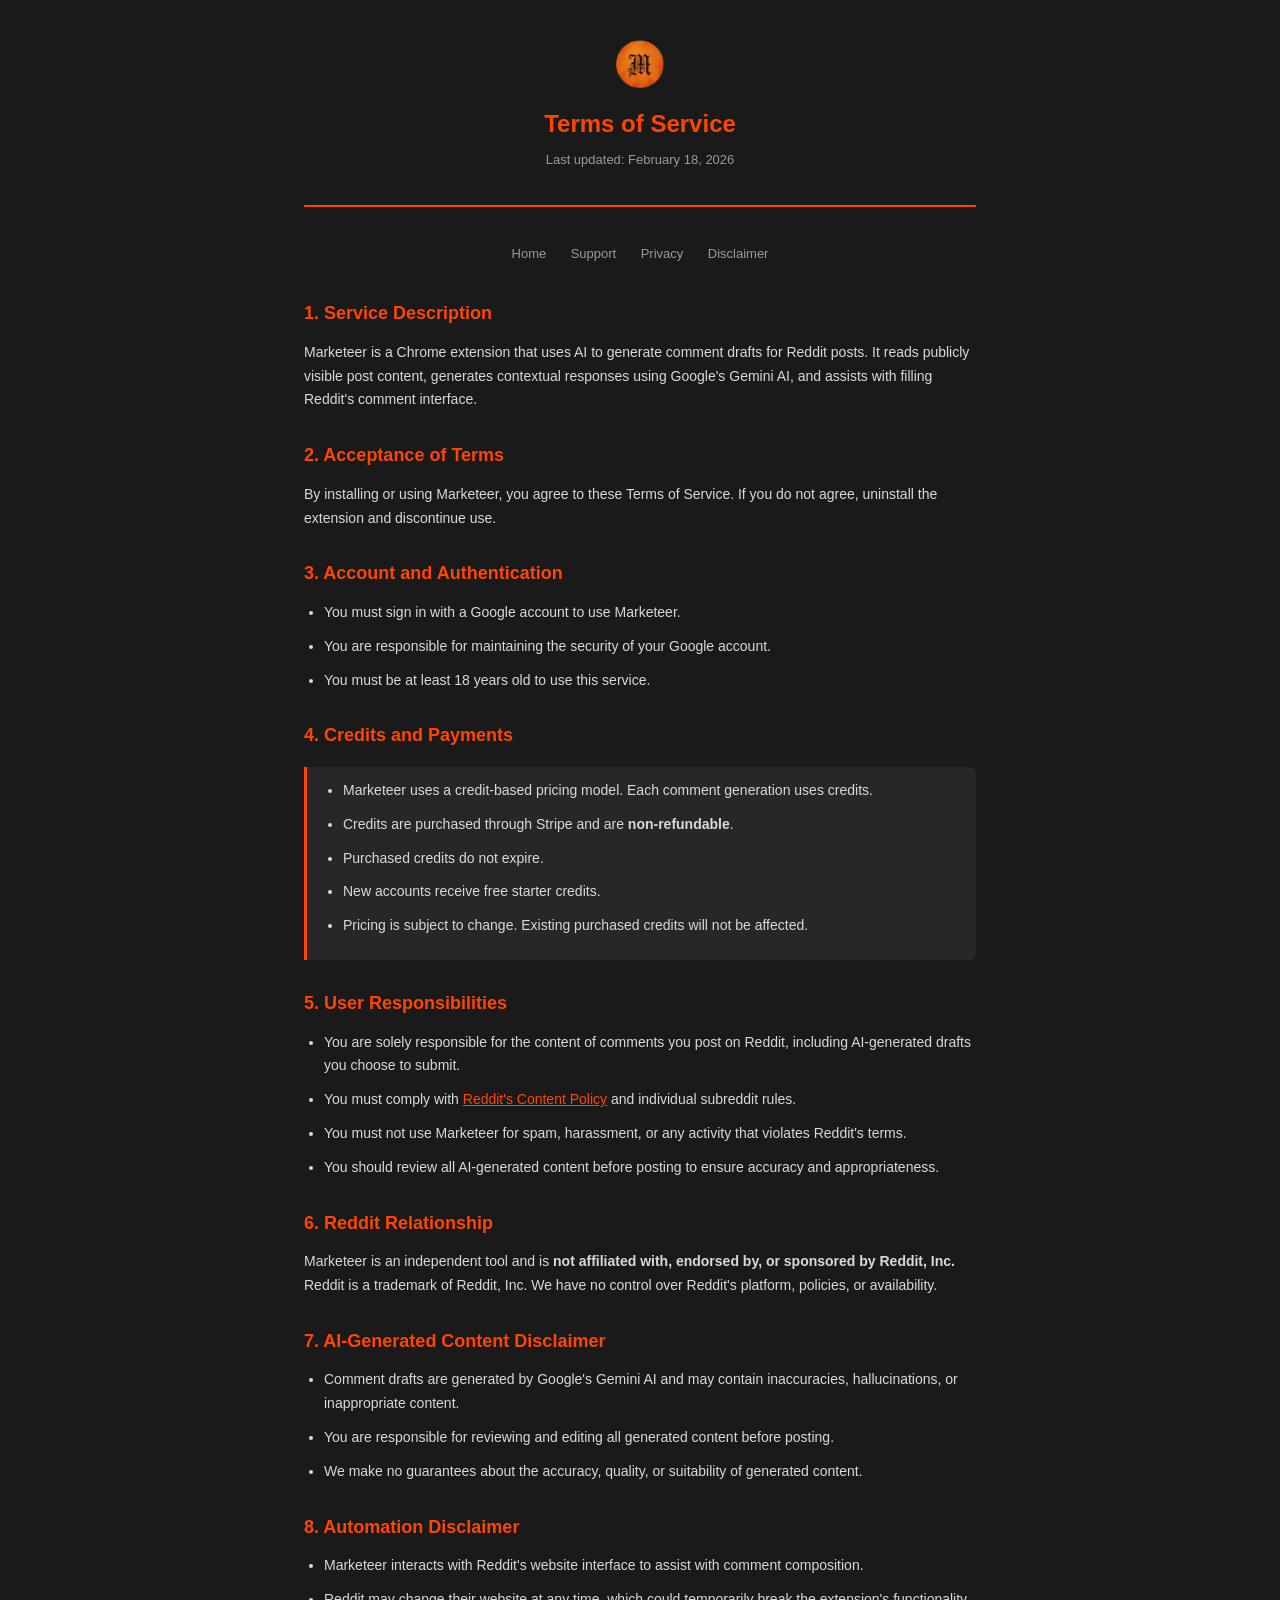
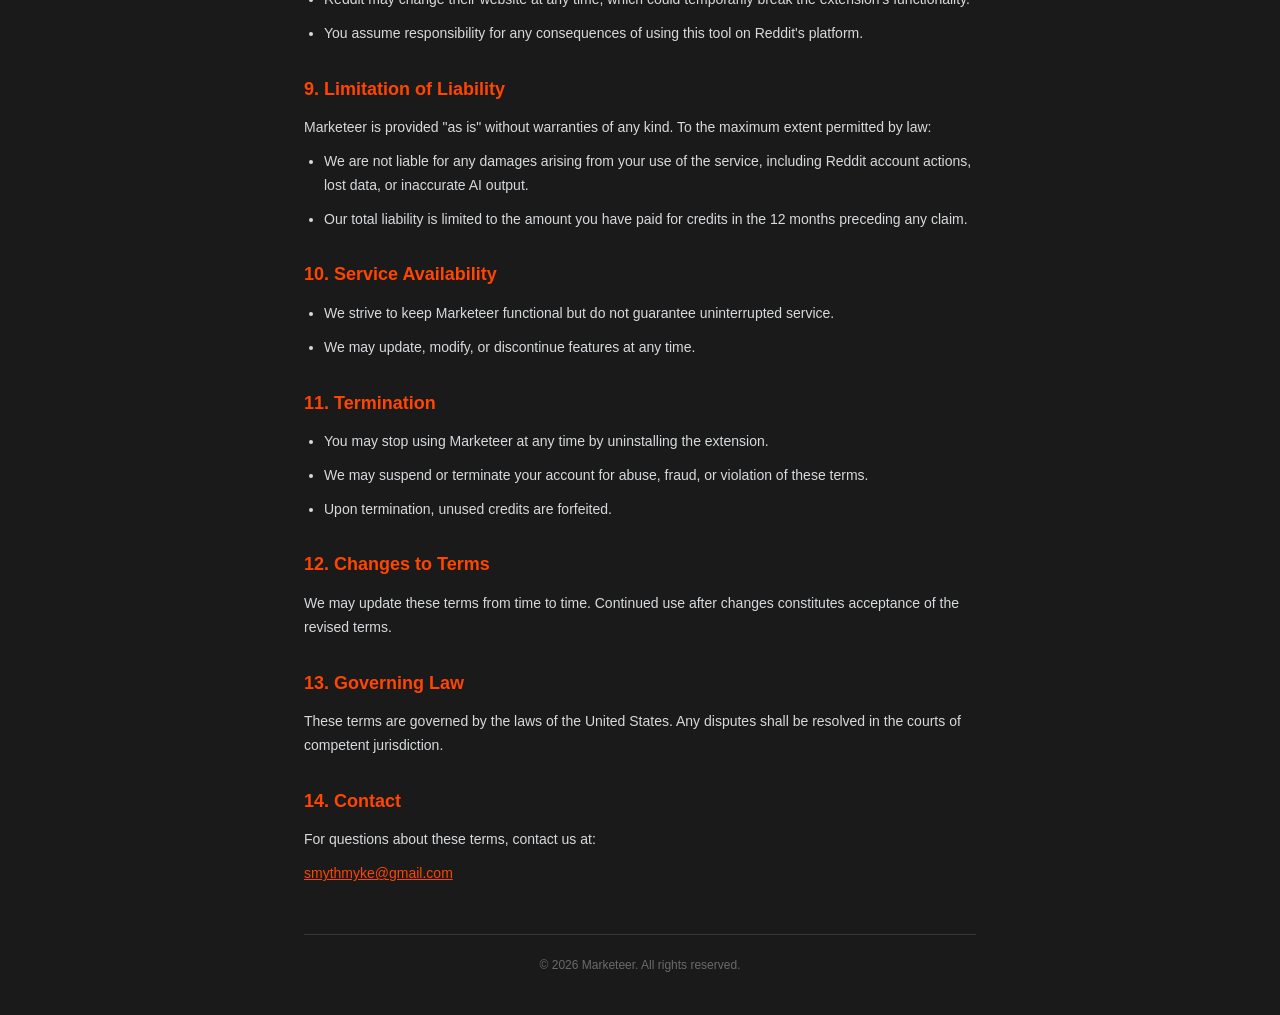
<file: docs/terms-of-service.html>
<!DOCTYPE html>
<html lang="en">
<head>
  <meta charset="UTF-8">
  <meta name="viewport" content="width=device-width, initial-scale=1.0">
  <title>Terms of Service - Marketeer</title>
  <meta name="description" content="Marketeer terms of service. Credit-based pricing, user responsibilities, AI content disclaimers, and limitation of liability.">
  <link rel="canonical" href="https://smythmyke.github.io/RedditOutreach/terms-of-service.html">
  <meta name="theme-color" content="#ff4500">
  <link rel="icon" type="image/png" href="icon128.png">
  <meta property="og:type" content="website">
  <meta property="og:title" content="Terms of Service - Marketeer">
  <meta property="og:description" content="Terms of service for using Marketeer, the AI-powered Reddit comment drafting tool.">
  <meta property="og:url" content="https://smythmyke.github.io/RedditOutreach/terms-of-service.html">
  <meta property="og:image" content="https://smythmyke.github.io/RedditOutreach/icon128.png">
  <meta name="twitter:card" content="summary">
  <meta name="twitter:title" content="Terms of Service - Marketeer">
  <meta name="twitter:description" content="Terms of service for using Marketeer, the AI-powered Reddit comment drafting tool.">
  <meta name="twitter:image" content="https://smythmyke.github.io/RedditOutreach/icon128.png">
  <style>
    * { margin: 0; padding: 0; box-sizing: border-box; }
    body {
      font-family: -apple-system, BlinkMacSystemFont, 'Segoe UI', Roboto, sans-serif;
      background: #1a1a1b;
      color: #d7dadc;
      line-height: 1.7;
    }
    .page-wrap { max-width: 720px; margin: 0 auto; padding: 40px 24px; }
    header { text-align: center; padding-bottom: 24px; margin-bottom: 32px; border-bottom: 2px solid #ff4500; }
    .logo { width: 48px; height: 48px; margin-bottom: 8px; }
    header h1 { font-size: 24px; color: #ff4500; margin-bottom: 4px; }
    .subtitle { font-size: 13px; color: #9a9a9a; }
    nav { text-align: center; margin-bottom: 32px; }
    nav a { color: #9a9a9a; text-decoration: none; font-size: 13px; margin: 0 10px; transition: color 0.15s; }
    nav a:hover { color: #ff4500; }
    h2 { color: #ff4500; font-size: 18px; margin-top: 28px; margin-bottom: 12px; }
    p, li { margin-bottom: 10px; font-size: 14px; }
    ul { padding-left: 20px; }
    a { color: #ff4500; }
    .highlight {
      background: #272729;
      border-left: 3px solid #ff4500;
      padding: 12px 16px;
      margin: 16px 0;
      border-radius: 0 6px 6px 0;
    }
    footer {
      margin-top: 48px;
      padding-top: 20px;
      border-top: 1px solid #343536;
      color: #6a6a6a;
      font-size: 12px;
      text-align: center;
    }
  </style>
</head>
<body>
  <div class="page-wrap">
    <header>
      <a href="index.html"><img class="logo" src="icon128.png" alt="Marketeer"></a>
      <h1>Terms of Service</h1>
      <p class="subtitle">Last updated: February 18, 2026</p>
    </header>

    <nav>
      <a href="index.html">Home</a>
      <a href="support.html">Support</a>
      <a href="privacy-policy.html">Privacy</a>
      <a href="disclaimer.html">Disclaimer</a>
    </nav>

    <h2>1. Service Description</h2>
    <p>Marketeer is a Chrome extension that uses AI to generate comment drafts for Reddit posts. It reads publicly visible post content, generates contextual responses using Google's Gemini AI, and assists with filling Reddit's comment interface.</p>

    <h2>2. Acceptance of Terms</h2>
    <p>By installing or using Marketeer, you agree to these Terms of Service. If you do not agree, uninstall the extension and discontinue use.</p>

    <h2>3. Account and Authentication</h2>
    <ul>
      <li>You must sign in with a Google account to use Marketeer.</li>
      <li>You are responsible for maintaining the security of your Google account.</li>
      <li>You must be at least 18 years old to use this service.</li>
    </ul>

    <h2>4. Credits and Payments</h2>
    <div class="highlight">
      <ul>
        <li>Marketeer uses a credit-based pricing model. Each comment generation uses credits.</li>
        <li>Credits are purchased through Stripe and are <strong>non-refundable</strong>.</li>
        <li>Purchased credits do not expire.</li>
        <li>New accounts receive free starter credits.</li>
        <li>Pricing is subject to change. Existing purchased credits will not be affected.</li>
      </ul>
    </div>

    <h2>5. User Responsibilities</h2>
    <ul>
      <li>You are solely responsible for the content of comments you post on Reddit, including AI-generated drafts you choose to submit.</li>
      <li>You must comply with <a href="https://www.redditinc.com/policies/content-policy">Reddit's Content Policy</a> and individual subreddit rules.</li>
      <li>You must not use Marketeer for spam, harassment, or any activity that violates Reddit's terms.</li>
      <li>You should review all AI-generated content before posting to ensure accuracy and appropriateness.</li>
    </ul>

    <h2>6. Reddit Relationship</h2>
    <p>Marketeer is an independent tool and is <strong>not affiliated with, endorsed by, or sponsored by Reddit, Inc.</strong> Reddit is a trademark of Reddit, Inc. We have no control over Reddit's platform, policies, or availability.</p>

    <h2>7. AI-Generated Content Disclaimer</h2>
    <ul>
      <li>Comment drafts are generated by Google's Gemini AI and may contain inaccuracies, hallucinations, or inappropriate content.</li>
      <li>You are responsible for reviewing and editing all generated content before posting.</li>
      <li>We make no guarantees about the accuracy, quality, or suitability of generated content.</li>
    </ul>

    <h2>8. Automation Disclaimer</h2>
    <ul>
      <li>Marketeer interacts with Reddit's website interface to assist with comment composition.</li>
      <li>Reddit may change their website at any time, which could temporarily break the extension's functionality.</li>
      <li>You assume responsibility for any consequences of using this tool on Reddit's platform.</li>
    </ul>

    <h2>9. Limitation of Liability</h2>
    <p>Marketeer is provided "as is" without warranties of any kind. To the maximum extent permitted by law:</p>
    <ul>
      <li>We are not liable for any damages arising from your use of the service, including Reddit account actions, lost data, or inaccurate AI output.</li>
      <li>Our total liability is limited to the amount you have paid for credits in the 12 months preceding any claim.</li>
    </ul>

    <h2>10. Service Availability</h2>
    <ul>
      <li>We strive to keep Marketeer functional but do not guarantee uninterrupted service.</li>
      <li>We may update, modify, or discontinue features at any time.</li>
    </ul>

    <h2>11. Termination</h2>
    <ul>
      <li>You may stop using Marketeer at any time by uninstalling the extension.</li>
      <li>We may suspend or terminate your account for abuse, fraud, or violation of these terms.</li>
      <li>Upon termination, unused credits are forfeited.</li>
    </ul>

    <h2>12. Changes to Terms</h2>
    <p>We may update these terms from time to time. Continued use after changes constitutes acceptance of the revised terms.</p>

    <h2>13. Governing Law</h2>
    <p>These terms are governed by the laws of the United States. Any disputes shall be resolved in the courts of competent jurisdiction.</p>

    <h2>14. Contact</h2>
    <p>For questions about these terms, contact us at:</p>
    <p><a href="mailto:smythmyke@gmail.com">smythmyke@gmail.com</a></p>

    <footer>&copy; 2026 Marketeer. All rights reserved.</footer>
  </div>
</body>
</html>
</file>
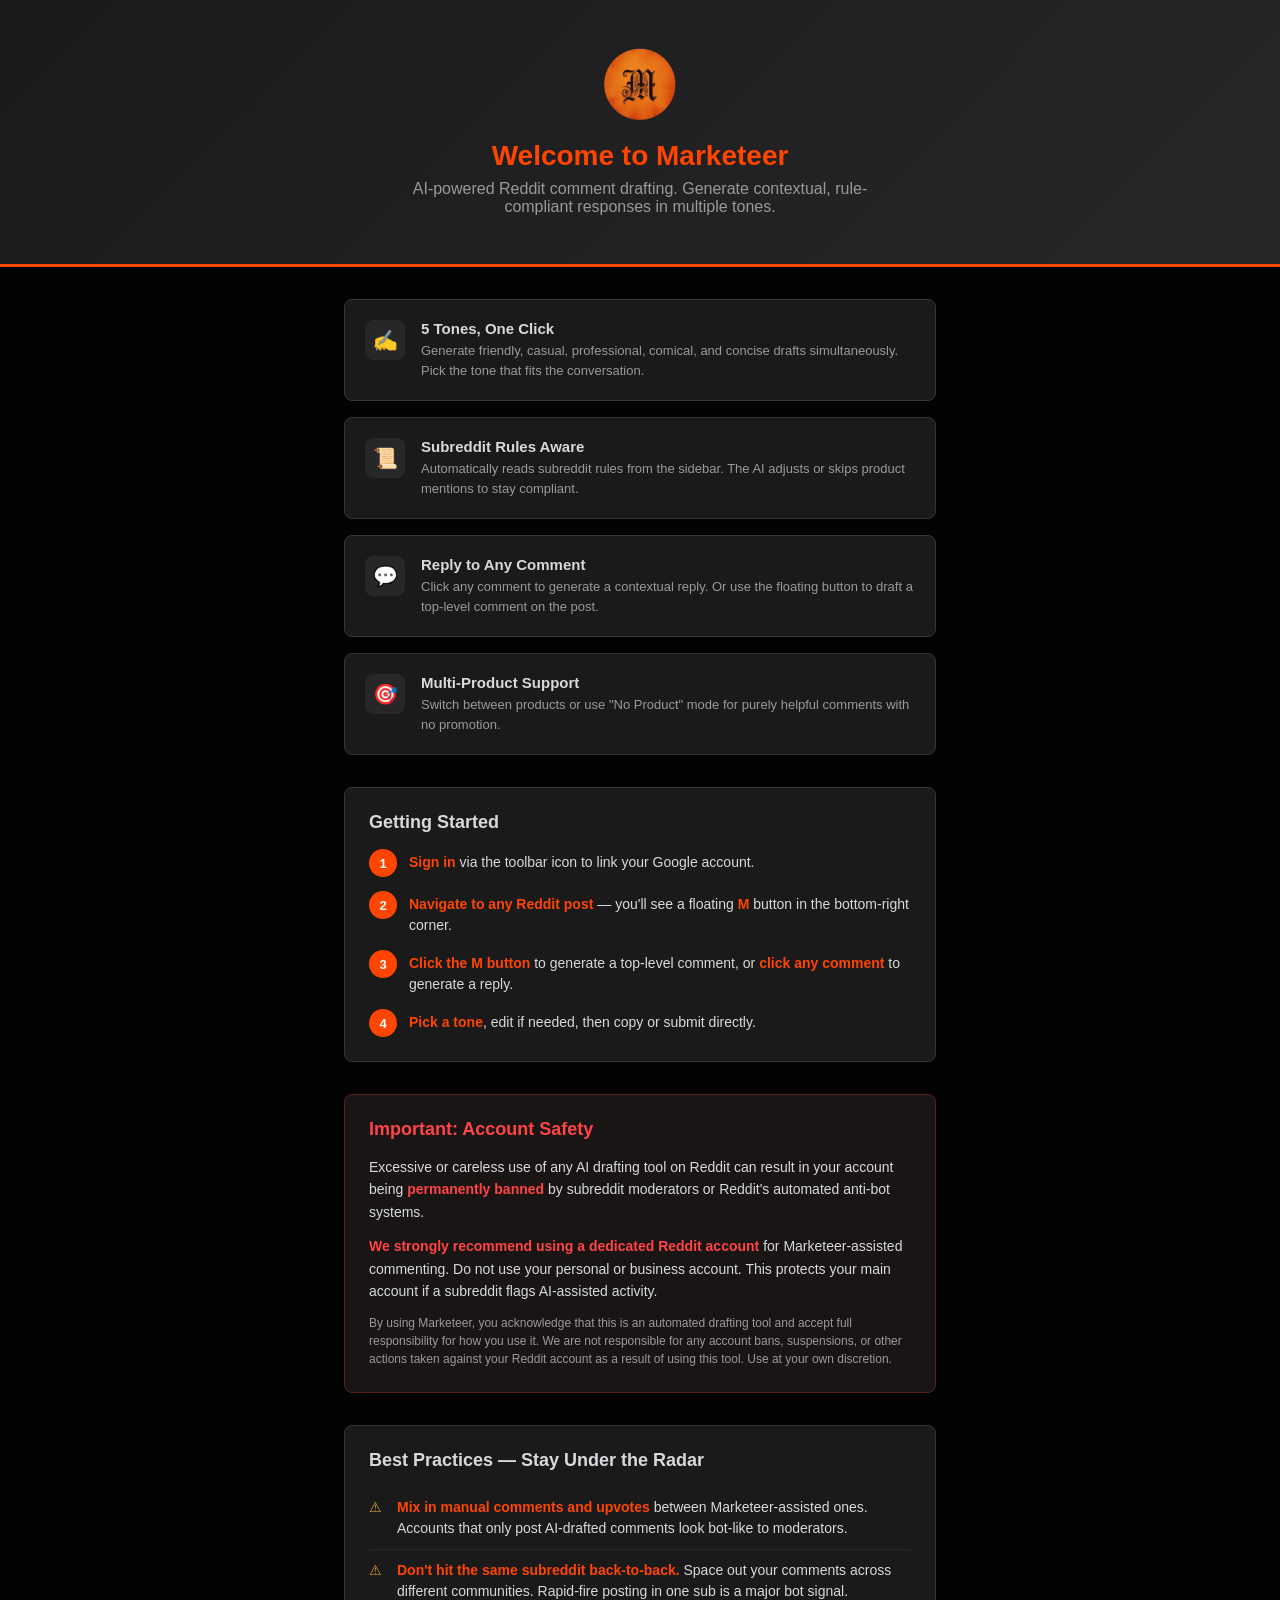
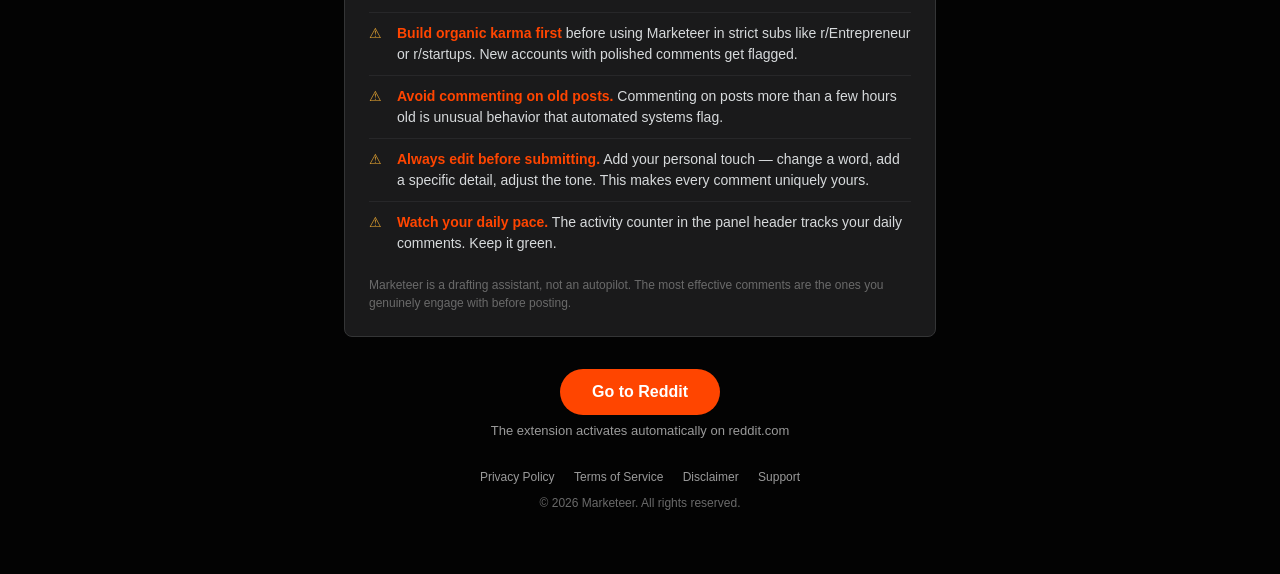
<file: docs/welcome.html>
<!DOCTYPE html>
<html lang="en">
<head>
  <meta charset="UTF-8">
  <meta name="viewport" content="width=device-width, initial-scale=1.0">
  <title>Welcome to Marketeer</title>
  <meta name="description" content="Welcome to Marketeer! Get started with AI-powered Reddit comment drafting. Features, setup guide, and best practices.">
  <link rel="canonical" href="https://smythmyke.github.io/RedditOutreach/welcome.html">
  <meta name="theme-color" content="#ff4500">
  <link rel="icon" type="image/png" href="icon128.png">
  <meta property="og:type" content="website">
  <meta property="og:title" content="Welcome to Marketeer">
  <meta property="og:description" content="Get started with AI-powered Reddit comment drafting. Features, setup guide, and best practices.">
  <meta property="og:url" content="https://smythmyke.github.io/RedditOutreach/welcome.html">
  <meta property="og:image" content="https://smythmyke.github.io/RedditOutreach/icon128.png">
  <meta name="twitter:card" content="summary">
  <meta name="twitter:title" content="Welcome to Marketeer">
  <meta name="twitter:description" content="Get started with AI-powered Reddit comment drafting. Features, setup guide, and best practices.">
  <meta name="twitter:image" content="https://smythmyke.github.io/RedditOutreach/icon128.png">
  <style>
    * { margin: 0; padding: 0; box-sizing: border-box; }
    body {
      font-family: -apple-system, BlinkMacSystemFont, 'Segoe UI', Roboto, sans-serif;
      background: #030303;
      color: #d7dadc;
      min-height: 100vh;
      display: flex;
      flex-direction: column;
      align-items: center;
    }

    .hero {
      width: 100%;
      background: linear-gradient(135deg, #1a1a1b 0%, #272729 100%);
      border-bottom: 3px solid #ff4500;
      padding: 48px 24px;
      text-align: center;
    }
    .hero-logo {
      width: 72px;
      height: 72px;
      margin-bottom: 16px;
    }
    .hero h1 {
      font-size: 28px;
      color: #ff4500;
      margin-bottom: 8px;
    }
    .hero p {
      font-size: 16px;
      color: #9a9a9a;
      max-width: 480px;
      margin: 0 auto;
    }

    .content {
      max-width: 640px;
      width: 100%;
      padding: 32px 24px;
    }

    .features {
      display: grid;
      gap: 16px;
      margin-bottom: 32px;
    }
    .feature-card {
      background: #1a1a1b;
      border: 1px solid #343536;
      border-radius: 8px;
      padding: 20px;
      display: flex;
      gap: 16px;
      align-items: flex-start;
      opacity: 0;
      transform: translateY(12px);
      animation: fadeUp 0.4s ease forwards;
    }
    .feature-card:nth-child(1) { animation-delay: 0.1s; }
    .feature-card:nth-child(2) { animation-delay: 0.25s; }
    .feature-card:nth-child(3) { animation-delay: 0.4s; }
    .feature-card:nth-child(4) { animation-delay: 0.55s; }

    @keyframes fadeUp {
      to { opacity: 1; transform: translateY(0); }
    }

    .feature-icon {
      width: 40px;
      height: 40px;
      min-width: 40px;
      background: #272729;
      border-radius: 8px;
      display: flex;
      align-items: center;
      justify-content: center;
      font-size: 20px;
    }
    .feature-title {
      font-size: 15px;
      font-weight: 600;
      margin-bottom: 4px;
      color: #d7dadc;
    }
    .feature-desc {
      font-size: 13px;
      color: #9a9a9a;
      line-height: 1.5;
    }

    .getting-started, .best-practices {
      background: #1a1a1b;
      border: 1px solid #343536;
      border-radius: 8px;
      padding: 24px;
      margin-bottom: 32px;
    }
    .getting-started h2, .best-practices h2 {
      font-size: 18px;
      margin-bottom: 16px;
      color: #d7dadc;
    }
    .steps {
      list-style: none;
      counter-reset: step;
    }
    .steps li {
      counter-increment: step;
      display: flex;
      gap: 12px;
      margin-bottom: 14px;
      align-items: flex-start;
    }
    .steps li:last-child { margin-bottom: 0; }
    .steps li::before {
      content: counter(step);
      min-width: 28px;
      height: 28px;
      background: #ff4500;
      color: white;
      border-radius: 50%;
      display: flex;
      align-items: center;
      justify-content: center;
      font-size: 13px;
      font-weight: 600;
    }
    .step-text {
      font-size: 14px;
      line-height: 1.5;
      padding-top: 3px;
    }
    .step-text strong { color: #ff4500; }

    .tips {
      list-style: none;
    }
    .tips li {
      position: relative;
      padding: 10px 0 10px 28px;
      font-size: 14px;
      line-height: 1.5;
      border-bottom: 1px solid #272729;
    }
    .tips li:last-child { border-bottom: none; }
    .tips li::before {
      content: "\26A0";
      position: absolute;
      left: 0;
      color: #e0a030;
      font-size: 14px;
    }
    .tips li strong { color: #ff4500; }
    .tips-note {
      margin-top: 12px;
      font-size: 12px;
      color: #6a6a6a;
      line-height: 1.5;
    }

    .cta {
      text-align: center;
      margin-bottom: 32px;
    }
    .cta-btn {
      display: inline-block;
      background: #ff4500;
      color: white;
      border: none;
      border-radius: 24px;
      padding: 14px 32px;
      font-size: 16px;
      font-weight: 600;
      cursor: pointer;
      text-decoration: none;
      transition: background 0.2s;
    }
    .cta-btn:hover { background: #cc3700; }
    .cta-sub {
      margin-top: 8px;
      font-size: 13px;
      color: #9a9a9a;
    }

    .footer-links {
      text-align: center;
      padding-bottom: 32px;
      font-size: 12px;
      color: #9a9a9a;
    }
    .footer-links a {
      color: #9a9a9a;
      text-decoration: none;
      margin: 0 8px;
    }
    .footer-links a:hover { color: #ff4500; }
  </style>
</head>
<body>
  <div class="hero">
    <img class="hero-logo" src="icon128.png" alt="Marketeer">
    <h1>Welcome to Marketeer</h1>
    <p>AI-powered Reddit comment drafting. Generate contextual, rule-compliant responses in multiple tones.</p>
  </div>

  <div class="content">
    <div class="features">
      <div class="feature-card">
        <div class="feature-icon">&#9997;</div>
        <div>
          <div class="feature-title">5 Tones, One Click</div>
          <div class="feature-desc">Generate friendly, casual, professional, comical, and concise drafts simultaneously. Pick the tone that fits the conversation.</div>
        </div>
      </div>
      <div class="feature-card">
        <div class="feature-icon">&#128220;</div>
        <div>
          <div class="feature-title">Subreddit Rules Aware</div>
          <div class="feature-desc">Automatically reads subreddit rules from the sidebar. The AI adjusts or skips product mentions to stay compliant.</div>
        </div>
      </div>
      <div class="feature-card">
        <div class="feature-icon">&#128172;</div>
        <div>
          <div class="feature-title">Reply to Any Comment</div>
          <div class="feature-desc">Click any comment to generate a contextual reply. Or use the floating button to draft a top-level comment on the post.</div>
        </div>
      </div>
      <div class="feature-card">
        <div class="feature-icon">&#127919;</div>
        <div>
          <div class="feature-title">Multi-Product Support</div>
          <div class="feature-desc">Switch between products or use "No Product" mode for purely helpful comments with no promotion.</div>
        </div>
      </div>
    </div>

    <div class="getting-started">
      <h2>Getting Started</h2>
      <ol class="steps">
        <li>
          <div class="step-text"><strong>Sign in</strong> via the toolbar icon to link your Google account.</div>
        </li>
        <li>
          <div class="step-text"><strong>Navigate to any Reddit post</strong> — you'll see a floating <strong>M</strong> button in the bottom-right corner.</div>
        </li>
        <li>
          <div class="step-text"><strong>Click the M button</strong> to generate a top-level comment, or <strong>click any comment</strong> to generate a reply.</div>
        </li>
        <li>
          <div class="step-text"><strong>Pick a tone</strong>, edit if needed, then copy or submit directly.</div>
        </li>
      </ol>
    </div>

    <div class="best-practices" style="border-color: #5a2020; background: #1a1515;">
      <h2 style="color: #ff4444;">Important: Account Safety</h2>
      <p style="font-size: 14px; line-height: 1.6; margin-bottom: 12px;">Excessive or careless use of any AI drafting tool on Reddit can result in your account being <strong style="color: #ff4444;">permanently banned</strong> by subreddit moderators or Reddit's automated anti-bot systems.</p>
      <p style="font-size: 14px; line-height: 1.6; margin-bottom: 12px;"><strong style="color: #ff4444;">We strongly recommend using a dedicated Reddit account</strong> for Marketeer-assisted commenting. Do not use your personal or business account. This protects your main account if a subreddit flags AI-assisted activity.</p>
      <p style="font-size: 12px; line-height: 1.5; color: #9a9a9a;">By using Marketeer, you acknowledge that this is an automated drafting tool and accept full responsibility for how you use it. We are not responsible for any account bans, suspensions, or other actions taken against your Reddit account as a result of using this tool. Use at your own discretion.</p>
    </div>

    <div class="best-practices">
      <h2>Best Practices — Stay Under the Radar</h2>
      <ul class="tips">
        <li><strong>Mix in manual comments and upvotes</strong> between Marketeer-assisted ones. Accounts that only post AI-drafted comments look bot-like to moderators.</li>
        <li><strong>Don't hit the same subreddit back-to-back.</strong> Space out your comments across different communities. Rapid-fire posting in one sub is a major bot signal.</li>
        <li><strong>Build organic karma first</strong> before using Marketeer in strict subs like r/Entrepreneur or r/startups. New accounts with polished comments get flagged.</li>
        <li><strong>Avoid commenting on old posts.</strong> Commenting on posts more than a few hours old is unusual behavior that automated systems flag.</li>
        <li><strong>Always edit before submitting.</strong> Add your personal touch — change a word, add a specific detail, adjust the tone. This makes every comment uniquely yours.</li>
        <li><strong>Watch your daily pace.</strong> The activity counter in the panel header tracks your daily comments. Keep it green.</li>
      </ul>
      <p class="tips-note">Marketeer is a drafting assistant, not an autopilot. The most effective comments are the ones you genuinely engage with before posting.</p>
    </div>

    <div class="cta">
      <a class="cta-btn" href="https://www.reddit.com" target="_blank">Go to Reddit</a>
      <div class="cta-sub">The extension activates automatically on reddit.com</div>
    </div>

    <div class="footer-links">
      <a href="privacy-policy.html">Privacy Policy</a>
      <a href="terms-of-service.html">Terms of Service</a>
      <a href="disclaimer.html">Disclaimer</a>
      <a href="support.html">Support</a>
      <div style="margin-top:12px;color:#6a6a6a;">&copy; 2026 Marketeer. All rights reserved.</div>
    </div>
  </div>
</body>
</html>
</file>
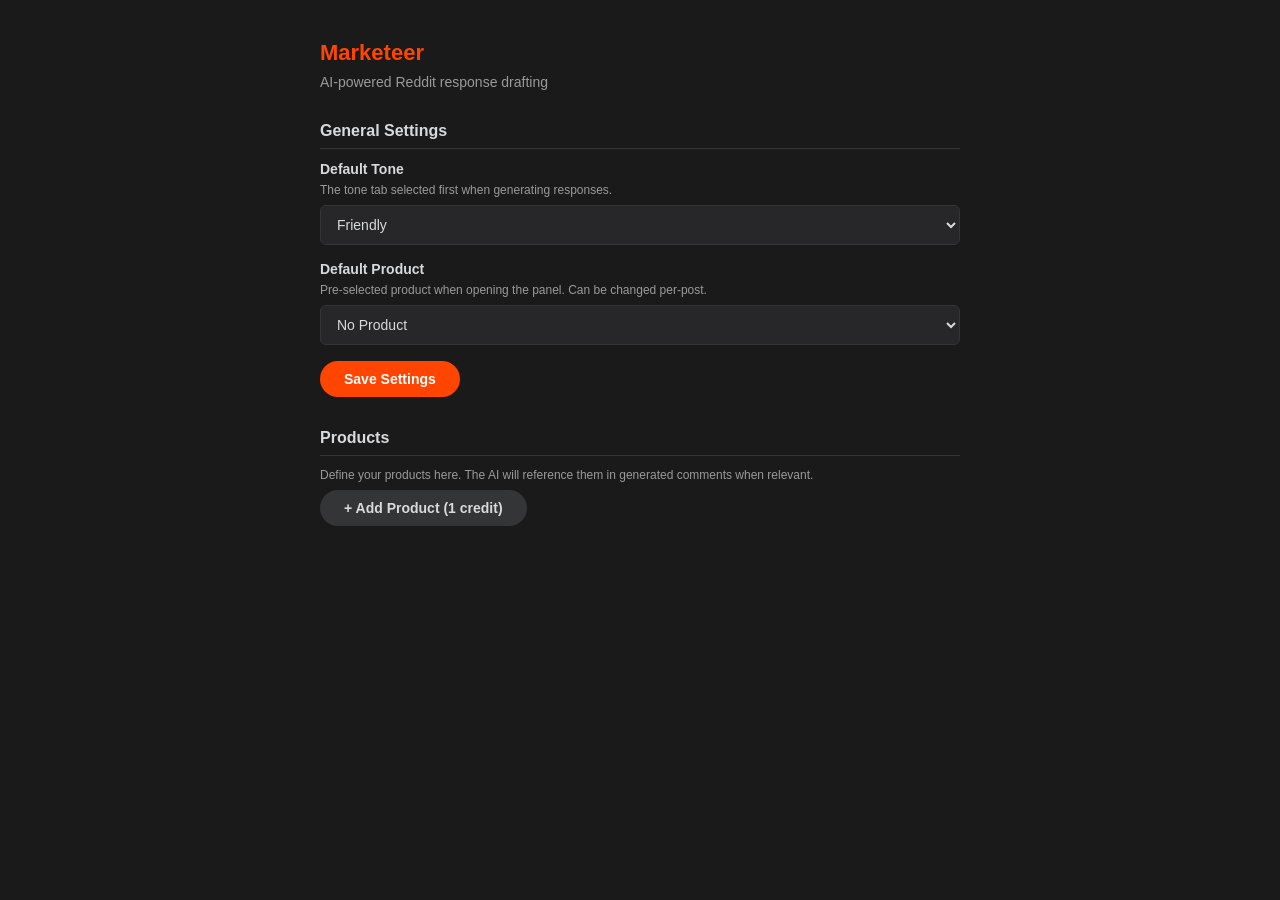
<file: options/options.html>
<!DOCTYPE html>
<html>
<head>
  <title>Marketeer Settings</title>
  <style>
    * { box-sizing: border-box; margin: 0; padding: 0; }
    body {
      font-family: -apple-system, BlinkMacSystemFont, 'Segoe UI', sans-serif;
      background: #1a1a1b;
      color: #d7dadc;
      padding: 40px;
      max-width: 720px;
      margin: 0 auto;
    }
    h1 {
      font-size: 22px;
      margin-bottom: 8px;
      color: #ff4500;
    }
    .subtitle {
      color: #9a9a9a;
      font-size: 14px;
      margin-bottom: 32px;
    }
    h2 {
      font-size: 16px;
      margin-bottom: 12px;
      color: #d7dadc;
      border-bottom: 1px solid #343536;
      padding-bottom: 8px;
    }
    .section {
      margin-bottom: 32px;
    }
    .field {
      margin-bottom: 16px;
    }
    label {
      display: block;
      font-size: 14px;
      font-weight: 600;
      margin-bottom: 6px;
    }
    .field-desc {
      font-size: 12px;
      color: #9a9a9a;
      margin-bottom: 8px;
    }
    select, input[type="text"], textarea {
      width: 100%;
      background: #272729;
      color: #d7dadc;
      border: 1px solid #343536;
      border-radius: 6px;
      padding: 10px 12px;
      font-size: 14px;
      font-family: inherit;
      outline: none;
    }
    select:focus, input:focus, textarea:focus { border-color: #ff4500; }
    textarea { resize: vertical; min-height: 60px; }
    .char-counter {
      text-align: right;
      font-size: 11px;
      color: #6a6a6a;
      margin-top: 2px;
    }
    .char-counter.over { color: #ff4444; }
    button {
      padding: 10px 24px;
      border-radius: 20px;
      border: none;
      cursor: pointer;
      font-size: 14px;
      font-weight: 600;
      font-family: inherit;
      background: #ff4500;
      color: #fff;
    }
    button:hover { opacity: 0.85; }
    button:disabled { opacity: 0.4; cursor: not-allowed; }
    .btn-secondary {
      background: #343536;
      color: #d7dadc;
    }
    .btn-small {
      padding: 6px 14px;
      font-size: 12px;
      border-radius: 14px;
    }
    .btn-danger {
      background: #cc3333;
      color: #fff;
    }
    .status {
      margin-top: 12px;
      padding: 10px 14px;
      border-radius: 6px;
      font-size: 13px;
      display: none;
      background: #1a3a1a;
      color: #46d160;
      border: 1px solid #2d5a2d;
    }
    .status.error {
      background: #3a1a1a;
      color: #ff6b6b;
      border-color: #5a2d2d;
    }
    .status.show { display: block; }

    /* Product cards */
    .product-list {
      margin-bottom: 16px;
    }
    .product-card {
      background: #272729;
      border: 1px solid #343536;
      border-radius: 8px;
      padding: 14px 16px;
      margin-bottom: 10px;
      display: flex;
      align-items: center;
      gap: 12px;
    }
    .product-card-info {
      flex: 1;
      min-width: 0;
    }
    .product-card-name {
      font-weight: 600;
      font-size: 14px;
      white-space: nowrap;
      overflow: hidden;
      text-overflow: ellipsis;
    }
    .product-card-meta {
      font-size: 12px;
      color: #9a9a9a;
      margin-top: 2px;
    }
    .product-card-actions {
      display: flex;
      gap: 6px;
      flex-shrink: 0;
    }
    .empty-state {
      text-align: center;
      padding: 24px;
      color: #6a6a6a;
      font-size: 14px;
    }
    .product-count {
      font-size: 12px;
      color: #6a6a6a;
      margin-bottom: 8px;
    }

    /* Product form */
    .product-form {
      background: #272729;
      border: 1px solid #343536;
      border-radius: 8px;
      padding: 20px;
      margin-bottom: 16px;
      display: none;
    }
    .product-form.show { display: block; }
    .product-form h3 {
      font-size: 15px;
      margin-bottom: 16px;
      color: #ff4500;
    }
    .form-row {
      margin-bottom: 14px;
    }
    .form-row label {
      font-size: 13px;
      font-weight: 600;
      margin-bottom: 4px;
    }
    .form-row .hint {
      font-size: 11px;
      color: #6a6a6a;
      margin-bottom: 4px;
    }
    .required::after {
      content: ' *';
      color: #ff4500;
    }
    .form-actions {
      display: flex;
      gap: 8px;
      margin-top: 16px;
    }
    /* AI generation */
    .ai-generate-row {
      margin-top: 6px;
      margin-bottom: 14px;
    }
    .btn-ai {
      width: 100%;
      padding: 10px;
      border: 1px dashed #ff4500;
      border-radius: 6px;
      background: transparent;
      color: #ff4500;
      font-size: 13px;
      font-weight: 600;
      font-family: inherit;
      cursor: pointer;
      transition: background 0.15s;
    }
    .btn-ai:hover { background: rgba(255, 69, 0, 0.1); }
    .btn-ai:disabled { opacity: 0.5; cursor: not-allowed; }
    .ai-hint {
      font-size: 11px;
      color: #6a6a6a;
      text-align: center;
      margin-top: 4px;
    }
    .ai-fields-section { display: none; }
    .ai-fields-section.show { display: block; }
    .ai-fields-header {
      display: flex;
      justify-content: space-between;
      align-items: center;
      margin-bottom: 12px;
      padding-bottom: 6px;
      border-bottom: 1px solid #343536;
    }
    .ai-fields-header span {
      font-size: 12px;
      font-weight: 600;
      color: #9a9a9a;
      text-transform: uppercase;
      letter-spacing: 0.5px;
    }
    .btn-regen {
      padding: 4px 10px;
      font-size: 11px;
      border-radius: 12px;
      border: 1px solid #343536;
      background: transparent;
      color: #9a9a9a;
      cursor: pointer;
      font-family: inherit;
      font-weight: 600;
    }
    .btn-regen:hover { color: #ff4500; border-color: #ff4500; }
    .btn-regen:disabled { opacity: 0.5; cursor: not-allowed; }
    .hidden { display: none !important; }
  </style>
</head>
<body>
  <div style="display:flex;align-items:center;justify-content:space-between;">
    <div>
      <h1>Marketeer</h1>
      <p class="subtitle">AI-powered Reddit response drafting</p>
    </div>
    <div class="hidden" id="creditsDisplay" style="font-size:14px;font-weight:600;color:#ff4500;"></div>
  </div>

  <!-- General Settings -->
  <div class="section">
    <h2>General Settings</h2>
    <div class="field">
      <label for="tone">Default Tone</label>
      <p class="field-desc">The tone tab selected first when generating responses.</p>
      <select id="tone">
        <option value="friendly">Friendly</option>
        <option value="casual">Casual</option>
        <option value="professional">Professional</option>
        <option value="comical">Comical</option>
        <option value="short">Short</option>
      </select>
    </div>
    <div class="field">
      <label for="defaultProduct">Default Product</label>
      <p class="field-desc">Pre-selected product when opening the panel. Can be changed per-post.</p>
      <select id="defaultProduct">
        <option value="none">No Product</option>
      </select>
    </div>
    <button id="saveSettings">Save Settings</button>
    <div class="status" id="settingsStatus">Settings saved</div>
  </div>

  <!-- Products -->
  <div class="section">
    <h2>Products</h2>
    <p class="field-desc">Define your products here. The AI will reference them in generated comments when relevant.</p>
    <button id="addProductBtn" class="btn-secondary">+ Add Product (1 credit)</button>
    <div class="product-count" id="productCount"></div>
    <button id="expandLimitBtn" class="btn-secondary hidden" style="font-size:12px;padding:6px 14px;margin-bottom:8px;">Expand Limit +20 (5 credits)</button>
    <div class="status" id="productsStatus"></div>
    <div class="product-list" id="productList"></div>

    <!-- Product Form (hidden by default) -->
    <div class="product-form" id="productForm">
      <h3 id="formTitle">Add Product</h3>
      <input type="hidden" id="editProductId" value="">

      <div class="form-row">
        <label for="pName" class="required">Product Name</label>
        <input type="text" id="pName" maxlength="100" placeholder="e.g. MyAwesomeTool">
        <div class="char-counter"><span id="pNameCount">0</span>/100</div>
      </div>

      <div class="form-row">
        <label for="pLink">Link</label>
        <p class="hint">Chrome Web Store URL, website, etc.</p>
        <input type="text" id="pLink" maxlength="500" placeholder="https://...">
        <div class="char-counter"><span id="pLinkCount">0</span>/500</div>
      </div>

      <div class="form-row">
        <label for="pFeatures" class="required">Features / Description</label>
        <p class="hint">What does the product do? Key features, capabilities. The AI uses this to write relevant comments.</p>
        <textarea id="pFeatures" maxlength="2000" rows="4" placeholder="e.g. Chrome extension that bulk uploads listings to Etsy. Key features: spreadsheet import, AI title optimization..."></textarea>
        <div class="char-counter"><span id="pFeaturesCount">0</span>/2000</div>
      </div>

      <div class="ai-generate-row" id="aiGenerateRow">
        <button class="btn-ai" id="generateMetaBtn">Generate with AI</button>
        <p class="ai-hint">Auto-fill benefits, scenarios, subreddits &amp; keywords</p>
      </div>

      <div class="ai-fields-section" id="aiFieldsSection">
        <div class="ai-fields-header">
          <span>AI-Generated Fields</span>
          <button class="btn-regen" id="regenerateMetaBtn">Regenerate</button>
        </div>

        <div class="form-row">
          <label for="pBenefits">Benefits</label>
          <p class="hint">What problems does it solve? Why should someone use it?</p>
          <textarea id="pBenefits" maxlength="1000" rows="3" placeholder="e.g. Saves hours of manual listing work. AI writes SEO-optimized titles and descriptions..."></textarea>
          <div class="char-counter"><span id="pBenefitsCount">0</span>/1000</div>
        </div>

        <div class="form-row">
          <label for="pScenarios">Scenarios</label>
          <p class="hint">When should the AI mention this product? What types of posts/discussions?</p>
          <textarea id="pScenarios" maxlength="1000" rows="3" placeholder="e.g. Sellers struggling with listing volume. Questions about Etsy SEO. Discussions about selling tools..."></textarea>
          <div class="char-counter"><span id="pScenariosCount">0</span>/1000</div>
        </div>

        <div class="form-row">
          <label for="pSubreddits">Subreddits</label>
          <p class="hint">Comma-separated. Auto-selects this product when visiting these subreddits.</p>
          <input type="text" id="pSubreddits" placeholder="e.g. etsy, etsysellers, ecommerce">
        </div>

        <div class="form-row">
          <label for="pKeywords">Keywords</label>
          <p class="hint">Comma-separated. Auto-selects this product when post content matches these keywords.</p>
          <input type="text" id="pKeywords" placeholder="e.g. bulk listing, cross-listing, SEO optimization">
        </div>

        <div class="form-row">
          <label for="pConcepts">Search Concepts</label>
          <p class="hint">Comma-separated phrases for finding relevant Reddit posts via Search mode.</p>
          <input type="text" id="pConcepts" placeholder="e.g. need bulk tool, listing optimization help">
        </div>
      </div>

      <div class="form-actions">
        <button id="saveProductBtn" disabled>Save Product</button>
        <button id="cancelProductBtn" class="btn-secondary">Cancel</button>
      </div>
      <div class="status" id="productFormStatus"></div>
    </div>
  </div>

  <script src="../services/storage.js"></script>
  <script src="options.js"></script>
</body>
</html>
</file>
